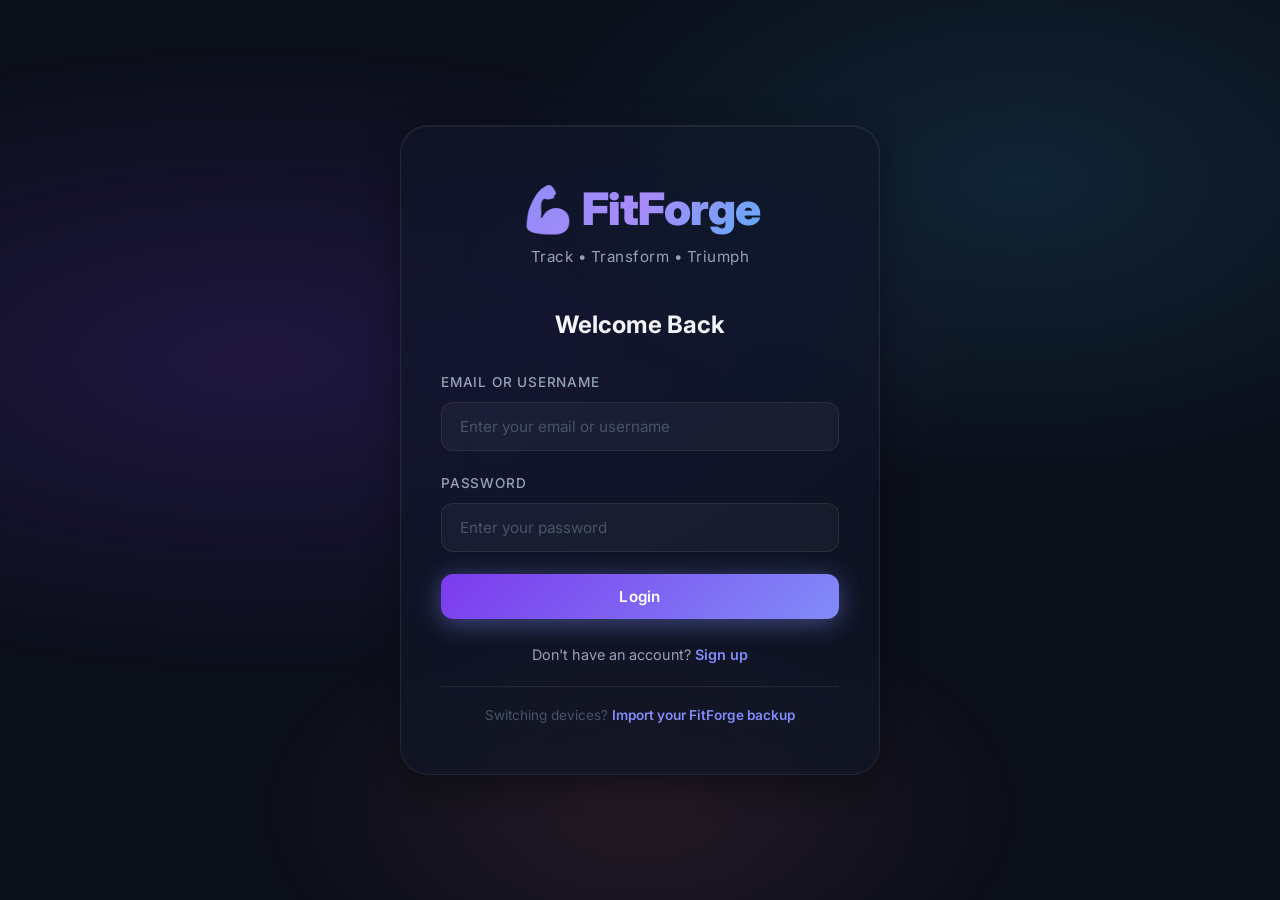
<file: index.html>
<!DOCTYPE html>
<html lang="en">
<head>
    <meta charset="UTF-8">
    <meta name="viewport" content="width=device-width, initial-scale=1.0, maximum-scale=5.0">
    <title>FitForge Tracker - Your Fitness Journey Starts Here</title>
    <link rel="icon" href="data:image/svg+xml,<svg xmlns='http://www.w3.org/2000/svg' viewBox='0 0 100 100'><text y='.9em' font-size='90'>💪</text></svg>">
    <link rel="stylesheet" href="styles.css">
</head>
<body class="login-page">
    <div class="login-container">
        <div class="login-card">
            <div class="logo-section">
                <h1>💪 FitForge</h1>
                <p class="tagline">Track • Transform • Triumph</p>
            </div>

            <!-- Login Form -->
            <div id="loginForm" class="auth-form active">
                <h2>Welcome Back</h2>
                <form onsubmit="handleLogin(event)">
                    <div class="input-group">
                        <label>Email or Username</label>
                        <input type="text" id="loginUsername" required placeholder="Enter your email or username">
                    </div>
                    <div class="input-group">
                        <label>Password</label>
                        <input type="password" id="loginPassword" required placeholder="Enter your password">
                    </div>
                    <button type="submit" class="btn btn-primary">Login</button>
                </form>
                <p class="toggle-form">
                    Don't have an account? <a href="#" onclick="showSignup()">Sign up</a>
                </p>
            </div>

            <!-- Signup Form -->
            <div id="signupForm" class="auth-form">
                <h2>Create Account</h2>
                <form onsubmit="handleSignup(event)">
                    <div class="input-group">
                        <label>Full Name</label>
                        <input type="text" id="signupName" required placeholder="Enter your full name">
                    </div>
                    <div class="input-group">
                        <label>Email</label>
                        <input type="email" id="signupEmail" required placeholder="Enter your email">
                    </div>
                    <div class="input-group">
                        <label>Username</label>
                        <input type="text" id="signupUsername" required placeholder="Choose a username">
                    </div>
                    <div class="input-group">
                        <label>Password</label>
                        <input type="password" id="signupPassword" required placeholder="Create a password">
                    </div>
                    <div class="input-row">
                        <div class="input-group">
                            <label>Age</label>
                            <input type="number" id="signupAge" required placeholder="Age">
                        </div>
                        <div class="input-group">
                            <label>Gender</label>
                            <select id="signupGender" required>
                                <option value="">Select</option>
                                <option value="male">Male</option>
                                <option value="female">Female</option>
                                <option value="other">Other</option>
                            </select>
                        </div>
                    </div>
                    <div class="input-row">
                        <div class="input-group">
                            <label>Height (cm)</label>
                            <input type="number" id="signupHeight" required placeholder="e.g., 175">
                        </div>
                        <div class="input-group">
                            <label>Weight (lbs)</label>
                            <input type="number" id="signupWeight" required placeholder="e.g., 180">
                        </div>
                    </div>
                    <button type="submit" class="btn btn-primary">Sign Up</button>
                </form>
                <p class="toggle-form">
                    Already have an account? <a href="#" onclick="showLogin()">Login</a>
                </p>
            </div>

            <!-- Import Data on Login Page -->
            <div class="data-import-login">
                <p>Switching devices? <a href="#" onclick="document.getElementById('loginImportFile').click()">Import your FitForge backup</a></p>
                <input type="file" id="loginImportFile" accept=".json" style="display:none" onchange="handleLoginImport(event)">
            </div>
        </div>
    </div>

    <script src="app.js"></script>
    <script src="auth.js"></script>
    <script>
    function handleLoginImport(event) {
        var file = event.target.files[0];
        if (!file || !file.name.endsWith('.json')) {
            alert('Please select a valid .json backup file.');
            event.target.value = '';
            return;
        }
        var reader = new FileReader();
        reader.onload = function(e) {
            try {
                var data = JSON.parse(e.target.result);
                if (typeof data !== 'object' || data === null || Array.isArray(data)) throw new Error('Invalid format');
                var keys = Object.keys(data).filter(function(k) { return k.indexOf('fitforge_') === 0; });
                if (keys.length === 0) throw new Error('No FitForge data found in file');
                if (!confirm('Import ' + keys.length + ' data entries? Existing data with same keys will be overwritten.')) {
                    event.target.value = '';
                    return;
                }
                keys.forEach(function(key) {
                    var val = data[key];
                    localStorage.setItem(key, typeof val === 'string' ? val : JSON.stringify(val));
                });
                alert('Data imported successfully! You can now log in with your existing credentials.');
                location.reload();
            } catch (err) {
                alert('Import failed: ' + err.message);
            }
            event.target.value = '';
        };
        reader.readAsText(file);
    }
    </script>
</body>
</html>
</file>
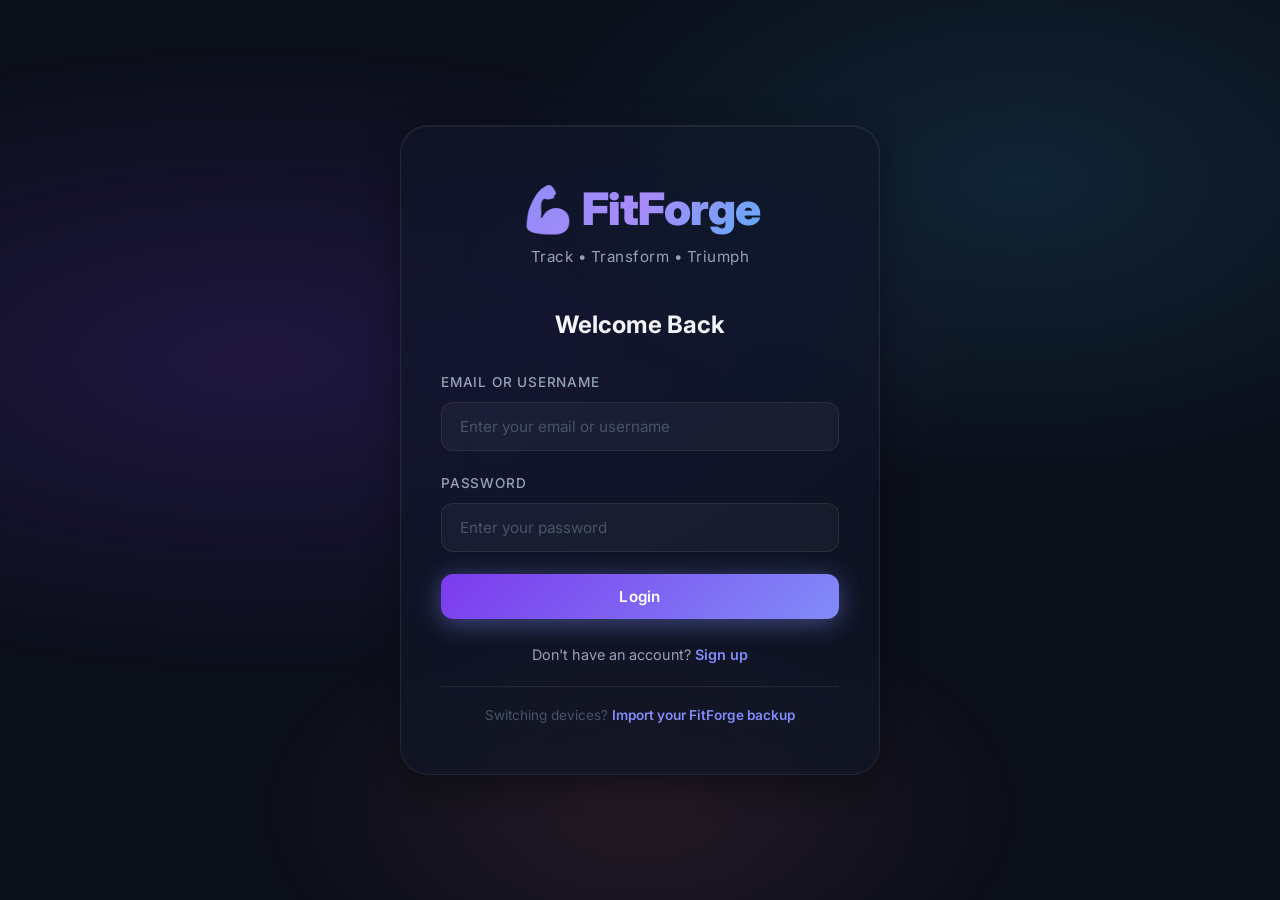
<file: diet.html>
<!DOCTYPE html>
<html lang="en">
<head>
    <meta charset="UTF-8">
    <meta name="viewport" content="width=device-width, initial-scale=1.0, maximum-scale=5.0">
    <title>Diet Tracker - FitForge Tracker</title>
    <link rel="icon" href="data:image/svg+xml,<svg xmlns='http://www.w3.org/2000/svg' viewBox='0 0 100 100'><text y='.9em' font-size='90'>💪</text></svg>">
    <link rel="stylesheet" href="styles.css">
</head>
<body>
    <nav class="navbar">
        <div class="nav-container">
            <div class="nav-logo"><h2>💪 FitForge</h2></div>
            <button class="nav-hamburger" onclick="toggleMobileNav()" aria-label="Menu">
                <span></span><span></span><span></span>
            </button>
            <ul class="nav-menu" id="navMenu">
                <li><a href="dashboard.html">Dashboard</a></li>
                <li><a href="diet.html" class="active">Diet Tracker</a></li>
                <li><a href="workout.html">Workout Tracker</a></li>
                <li><a href="analytics.html">Analytics</a></li>
            </ul>
            <div class="nav-user">
                <span id="userName">User</span>
                <button class="btn-logout" onclick="logout()">Logout</button>
            </div>
        </div>
    </nav>

    <div class="container">
        <div class="page-header">
            <h1>🍽️ Diet Tracker</h1>
            <p class="subtitle">Track your meals and nutrition intake</p>
        </div>

        <!-- Quick Add Food -->
        <div class="section-card">
            <h2>➕ Add Food</h2>
            <div class="add-food-section">
                <div class="input-row">
                    <div class="input-group search-group">
                        <label>Search Food</label>
                        <input type="text" id="foodSearch" placeholder="Search for food..." oninput="searchFood()">
                        <div id="foodSuggestions" class="food-suggestions"></div>
                    </div>
                    <div class="input-group">
                        <label>Meal Type</label>
                        <select id="mealType">
                            <option value="breakfast">Breakfast</option>
                            <option value="lunch">Lunch</option>
                            <option value="dinner">Dinner</option>
                            <option value="snack">Snack</option>
                        </select>
                    </div>
                </div>
                
                <div class="input-row">
                    <div class="input-group">
                        <label>Quantity/Servings</label>
                        <input type="number" id="foodQuantity" value="1" min="0.1" step="0.1">
                    </div>
                    <div class="input-group">
                        <label>Time</label>
                        <input type="time" id="mealTime" value="">
                    </div>
                </div>

                <button class="btn btn-primary" onclick="addFood()">Add to Today's Log</button>
            </div>

            <!-- Custom Food -->
            <div class="custom-food-toggle">
                <button class="btn btn-secondary" onclick="toggleCustomFood()">+ Add Custom Food</button>
            </div>
            
            <div id="customFoodForm" class="custom-food-form hidden">
                <h3>Custom Food Entry</h3>
                <div class="input-row">
                    <div class="input-group">
                        <label>Food Name</label>
                        <input type="text" id="customFoodName" placeholder="e.g., Homemade Curry">
                    </div>
                    <div class="input-group">
                        <label>Serving Size</label>
                        <input type="text" id="customServingSize" placeholder="e.g., 1 cup">
                    </div>
                </div>
                <div class="input-row">
                    <div class="input-group">
                        <label>Calories</label>
                        <input type="number" id="customCalories" placeholder="e.g., 250">
                    </div>
                    <div class="input-group">
                        <label>Protein (g)</label>
                        <input type="number" id="customProtein" placeholder="e.g., 15">
                    </div>
                    <div class="input-group">
                        <label>Carbs (g)</label>
                        <input type="number" id="customCarbs" placeholder="e.g., 30">
                    </div>
                    <div class="input-group">
                        <label>Fat (g)</label>
                        <input type="number" id="customFat" placeholder="e.g., 10">
                    </div>
                </div>
                <button class="btn btn-primary" onclick="addCustomFood()">Add Custom Food</button>
            </div>
        </div>

        <!-- Day-wise Date Tracker -->
        <div class="section-card">
            <div id="dateStripLabel" class="date-strip-label">This Week</div>
            <div class="date-strip">
                <button class="date-strip-nav" onclick="shiftWeek(-1)" title="Previous week">‹</button>
                <div id="dateStripDays" class="date-strip-days">
                    <!-- JS will render 7 day pills here -->
                </div>
                <button class="date-strip-nav" onclick="shiftWeek(1)" title="Next week">›</button>
            </div>
            <!-- hidden date input kept for JS compatibility -->
            <input type="date" id="dietDate" style="display:none" onchange="loadDietForDate()">
        </div>

        <!-- Today's Meals -->
        <div class="section-card">
            <div class="section-header">
                <h2 id="mealsDateHeading">📅 Meals Log</h2>
            </div>

            <!-- Summary Cards -->
            <div class="nutrition-summary">
                <div class="nutrition-card">
                    <h3 id="totalCaloriesToday">0</h3>
                    <p>Calories</p>
                </div>
                <div class="nutrition-card">
                    <h3 id="totalProteinToday">0g</h3>
                    <p>Protein</p>
                </div>
                <div class="nutrition-card">
                    <h3 id="totalCarbsToday">0g</h3>
                    <p>Carbs</p>
                </div>
                <div class="nutrition-card">
                    <h3 id="totalFatToday">0g</h3>
                    <p>Fat</p>
                </div>
            </div>

            <!-- Meals List -->
            <div class="meals-container">
                <div class="meal-section">
                    <h3>🌅 Breakfast</h3>
                    <div id="breakfastMeals" class="meal-items">
                        <p class="empty-message">No meals logged yet</p>
                    </div>
                </div>

                <div class="meal-section">
                    <h3>🌞 Lunch</h3>
                    <div id="lunchMeals" class="meal-items">
                        <p class="empty-message">No meals logged yet</p>
                    </div>
                </div>

                <div class="meal-section">
                    <h3>🌙 Dinner</h3>
                    <div id="dinnerMeals" class="meal-items">
                        <p class="empty-message">No meals logged yet</p>
                    </div>
                </div>

                <div class="meal-section">
                    <h3>🍎 Snacks</h3>
                    <div id="snackMeals" class="meal-items">
                        <p class="empty-message">No meals logged yet</p>
                    </div>
                </div>
            </div>
        </div>

        <!-- Water Tracker -->
        <div class="section-card">
            <h2>💧 Water Tracker</h2>
            <div class="water-tracker">
                <div class="water-buttons">
                    <button class="btn btn-water" onclick="addWater(250)">+ 250ml</button>
                    <button class="btn btn-water" onclick="addWater(500)">+ 500ml</button>
                    <button class="btn btn-water" onclick="addWater(750)">+ 750ml</button>
                    <button class="btn btn-water" onclick="addWater(1000)">+ 1L</button>
                </div>
                <div class="water-display">
                    <h3 id="waterTotal">0 ml</h3>
                    <p>Today's Water Intake</p>
                    <div class="water-progress-bar">
                        <div class="water-fill" id="waterFill"></div>
                    </div>
                    <p class="water-goal">Goal: 3000 ml</p>
                </div>
            </div>
        </div>

        <!-- Meal Combinations Quick Add -->
        <div class="section-card">
            <h2>⚡ Quick Meal Combos</h2>
            <div class="combo-grid">
                <div class="combo-card" onclick="addCombo('rice-dal')">
                    <h4>🍛 Rice + Dal + Raita</h4>
                    <p>~340 cal</p>
                </div>
                <div class="combo-card" onclick="addCombo('roti-sabzi')">
                    <h4>🫓 3 Roti + Aloo Gobi</h4>
                    <p>~353 cal</p>
                </div>
                <div class="combo-card" onclick="addCombo('dosa-sambar')">
                    <h4>🥞 Masala Dosa + Sambar</h4>
                    <p>~425 cal</p>
                </div>
                <div class="combo-card" onclick="addCombo('idli-sambar')">
                    <h4>🫕 3 Idli + Sambar</h4>
                    <p>~262 cal</p>
                </div>
                <div class="combo-card" onclick="addCombo('chicken-rice')">
                    <h4>🍗 Chicken + Brown Rice</h4>
                    <p>~408 cal</p>
                </div>
                <div class="combo-card" onclick="addCombo('protein-shake')">
                    <h4>🥤 Protein + Banana + Oats</h4>
                    <p>~300 cal</p>
                </div>
                <div class="combo-card" onclick="addCombo('eggs-toast')">
                    <h4>🍳 Omelette + Toast + OJ</h4>
                    <p>~462 cal</p>
                </div>
                <div class="combo-card" onclick="addCombo('butter-chicken')">
                    <h4>🧈 Butter Chicken + Naan</h4>
                    <p>~1060 cal</p>
                </div>
            </div>
        </div>

        <!-- Edit Meal Modal -->
        <div id="editMealModal" class="modal hidden">
            <div class="modal-content">
                <div class="modal-header">
                    <h2>✏️ Edit Meal</h2>
                    <button class="modal-close" onclick="closeEditMeal()">&times;</button>
                </div>
                <div class="modal-body">
                    <input type="hidden" id="editMealId">
                    <div class="input-group">
                        <label>Food Name</label>
                        <input type="text" id="editFoodName" readonly>
                    </div>
                    <div class="input-row">
                        <div class="input-group">
                            <label>Quantity / Servings</label>
                            <input type="number" id="editQuantity" min="0.1" step="0.1">
                        </div>
                        <div class="input-group">
                            <label>Meal Type</label>
                            <select id="editMealType">
                                <option value="breakfast">Breakfast</option>
                                <option value="lunch">Lunch</option>
                                <option value="dinner">Dinner</option>
                                <option value="snack">Snack</option>
                            </select>
                        </div>
                    </div>
                    <div class="input-row">
                        <div class="input-group">
                            <label>Calories (per serving)</label>
                            <input type="number" id="editCalories" min="0">
                        </div>
                        <div class="input-group">
                            <label>Time</label>
                            <input type="time" id="editTime">
                        </div>
                    </div>
                    <div class="input-row">
                        <div class="input-group"><label>Protein (g)</label><input type="number" id="editProtein" min="0"></div>
                        <div class="input-group"><label>Carbs (g)</label><input type="number" id="editCarbs" min="0"></div>
                        <div class="input-group"><label>Fat (g)</label><input type="number" id="editFat" min="0"></div>
                    </div>
                    <button class="btn btn-primary" onclick="saveEditedMeal()">Save Changes</button>
                </div>
            </div>
        </div>
    </div>

    <!-- Mobile Bottom Nav -->
    <nav class="bottom-nav">
        <a href="dashboard.html" class="bottom-nav-item"><span class="bottom-nav-icon">🏠</span><span>Home</span></a>
        <a href="diet.html" class="bottom-nav-item active"><span class="bottom-nav-icon">🍽️</span><span>Diet</span></a>
        <a href="workout.html" class="bottom-nav-item"><span class="bottom-nav-icon">🏋️</span><span>Workout</span></a>
        <a href="analytics.html" class="bottom-nav-item"><span class="bottom-nav-icon">📊</span><span>Analytics</span></a>
    </nav>

    <script src="app.js"></script>
    <script src="diet.js"></script>
</body>
</html>
</file>
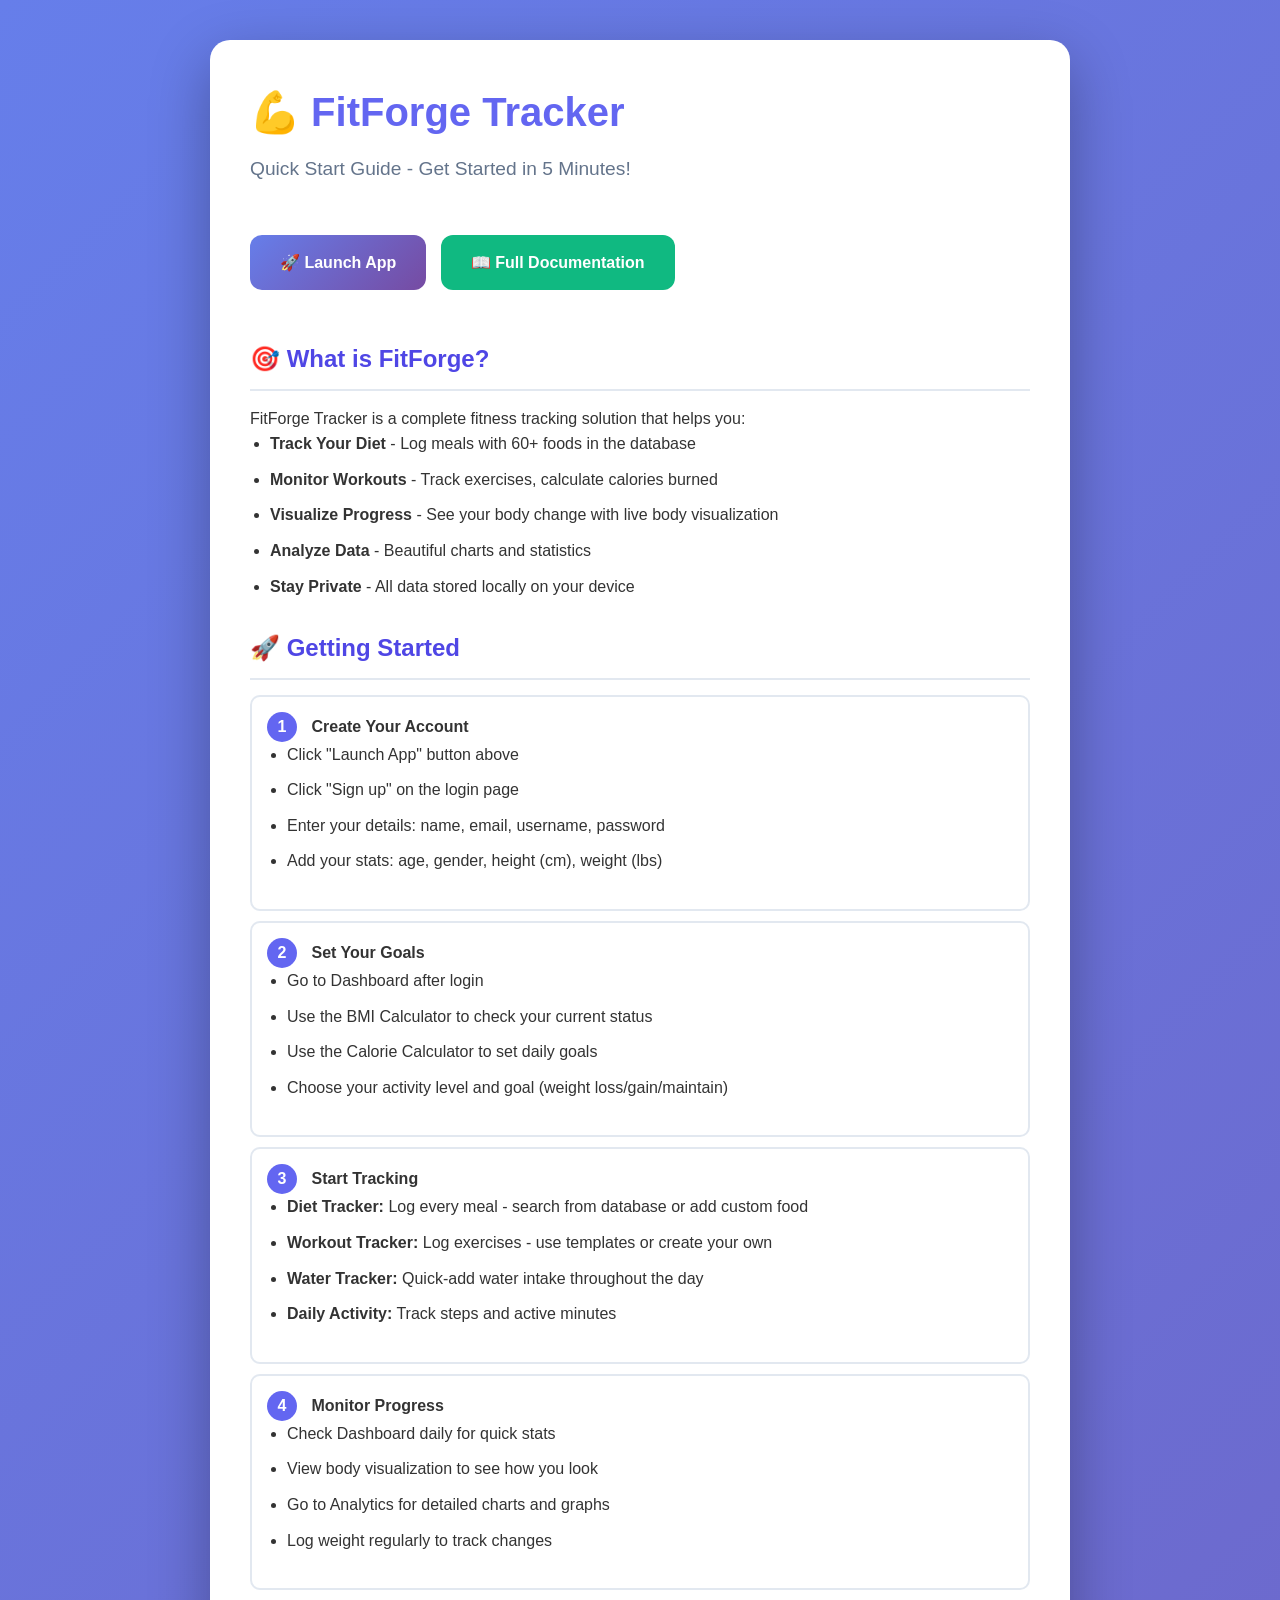
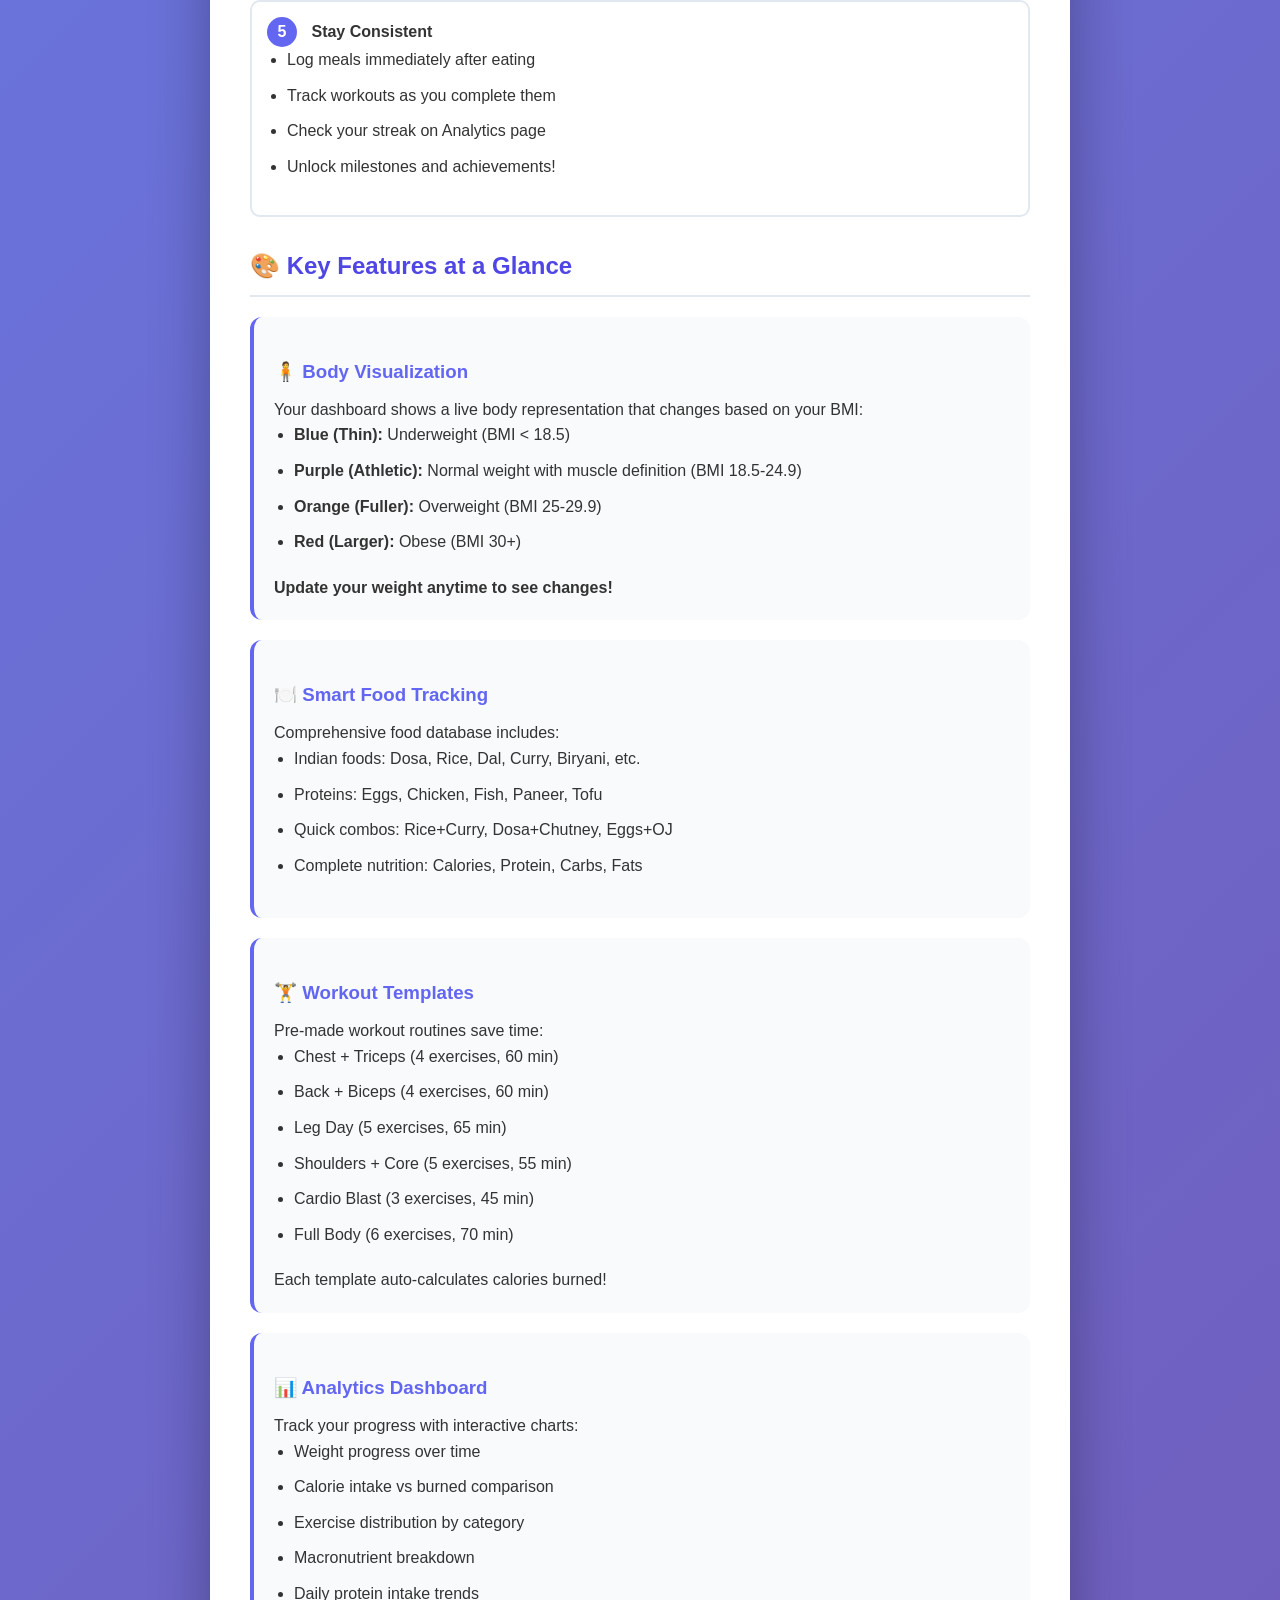
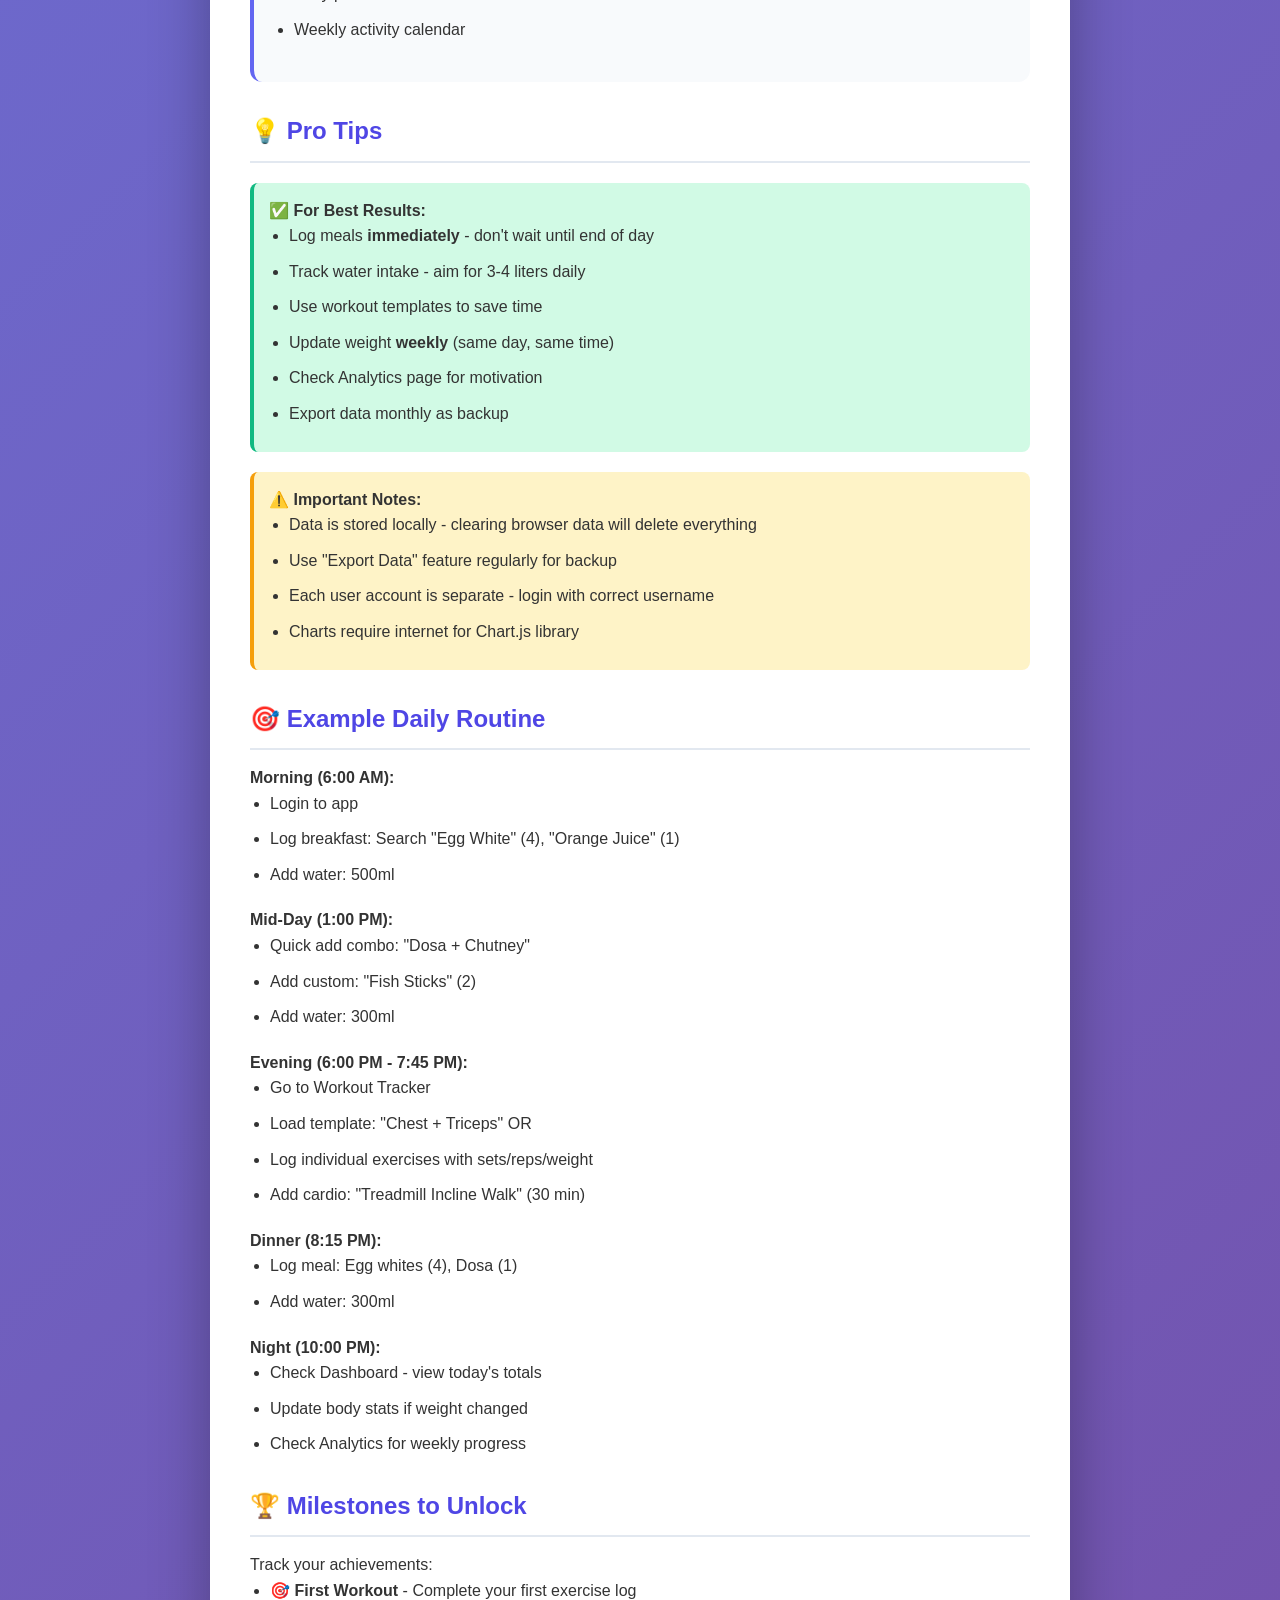
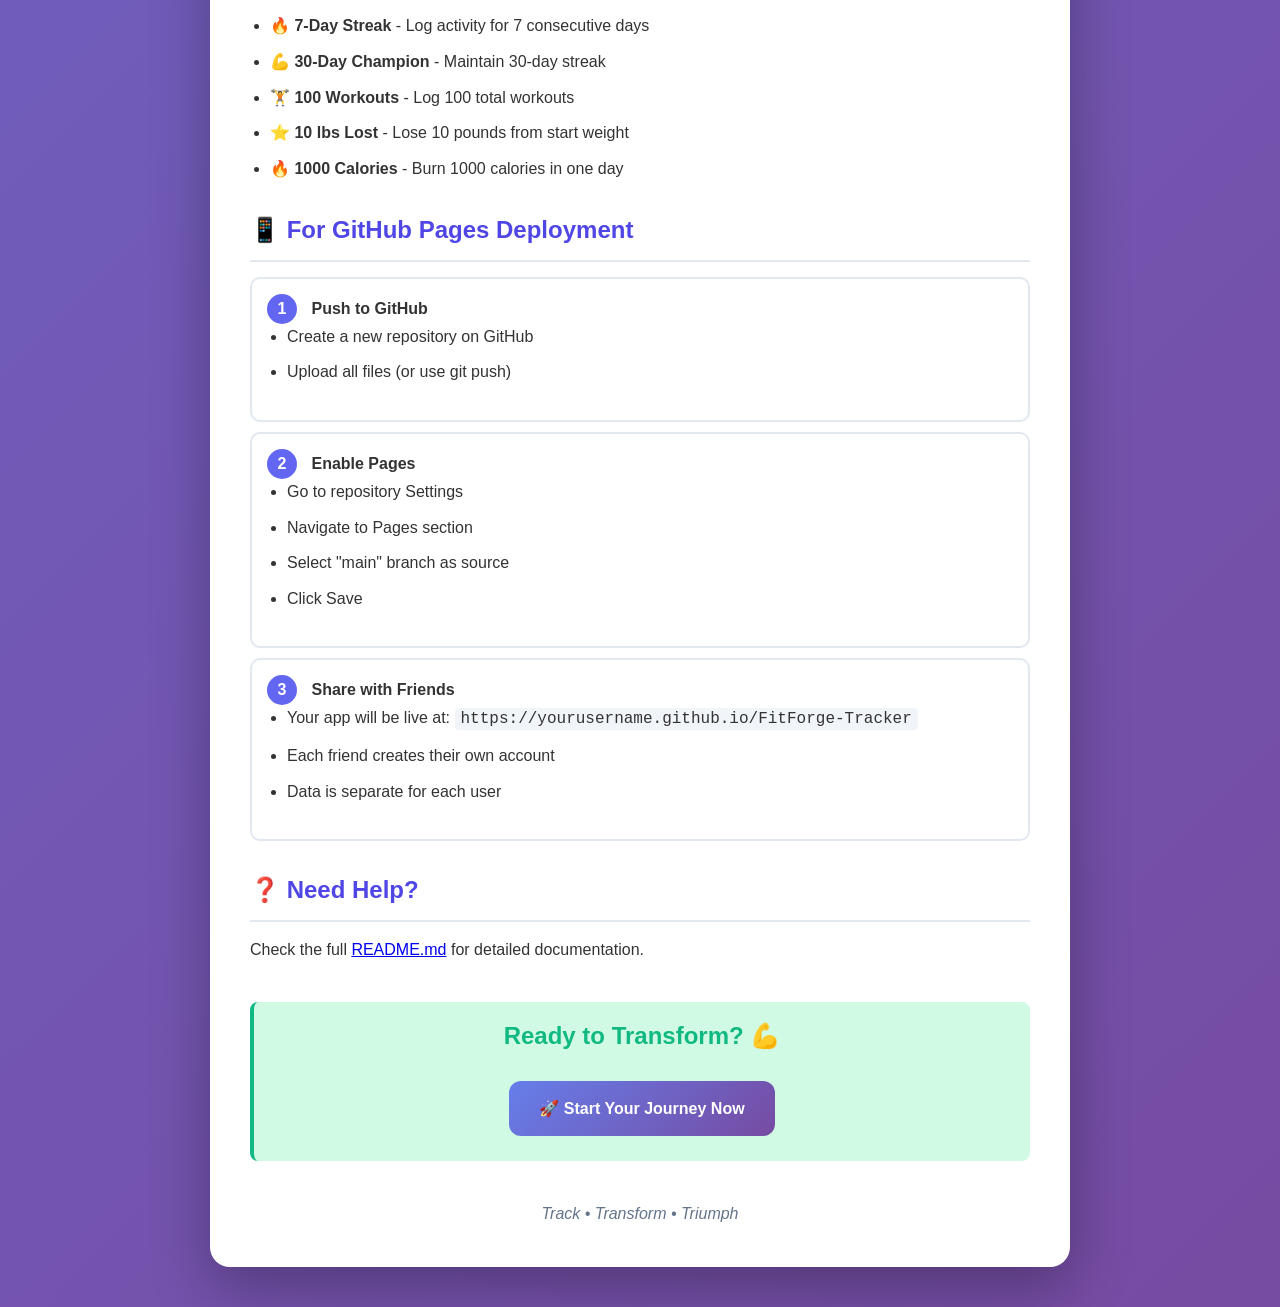
<file: QUICKSTART.html>
<!DOCTYPE html>
<html lang="en">
<head>
    <meta charset="UTF-8">
    <meta name="viewport" content="width=device-width, initial-scale=1.0">
    <title>Quick Start Guide - FitForge Tracker</title>
    <style>
        * {
            margin: 0;
            padding: 0;
            box-sizing: border-box;
        }
        
        body {
            font-family: 'Segoe UI', Tahoma, Geneva, Verdana, sans-serif;
            line-height: 1.6;
            max-width: 900px;
            margin: 0 auto;
            padding: 40px 20px;
            background: linear-gradient(135deg, #667eea 0%, #764ba2 100%);
            color: #333;
        }
        
        .container {
            background: white;
            padding: 40px;
            border-radius: 20px;
            box-shadow: 0 20px 60px rgba(0, 0, 0, 0.3);
        }
        
        h1 {
            color: #6366f1;
            margin-bottom: 10px;
            font-size: 2.5rem;
        }
        
        h2 {
            color: #4f46e5;
            margin-top: 30px;
            margin-bottom: 15px;
            padding-bottom: 10px;
            border-bottom: 2px solid #e2e8f0;
        }
        
        h3 {
            color: #6366f1;
            margin-top: 20px;
            margin-bottom: 10px;
        }
        
        .tagline {
            color: #64748b;
            font-size: 1.2rem;
            margin-bottom: 30px;
        }
        
        ul {
            margin-left: 20px;
            margin-bottom: 20px;
        }
        
        li {
            margin-bottom: 10px;
        }
        
        .feature-box {
            background: #f8fafc;
            padding: 20px;
            border-radius: 12px;
            margin: 20px 0;
            border-left: 4px solid #6366f1;
        }
        
        .button {
            display: inline-block;
            padding: 15px 30px;
            background: linear-gradient(135deg, #667eea 0%, #764ba2 100%);
            color: white;
            text-decoration: none;
            border-radius: 12px;
            font-weight: 600;
            margin: 20px 10px 20px 0;
            transition: transform 0.3s ease;
        }
        
        .button:hover {
            transform: translateY(-2px);
            box-shadow: 0 6px 20px rgba(102, 126, 234, 0.4);
        }
        
        code {
            background: #f1f5f9;
            padding: 2px 6px;
            border-radius: 4px;
            font-family: 'Courier New', monospace;
        }
        
        .step {
            background: white;
            border: 2px solid #e2e8f0;
            padding: 15px;
            border-radius: 10px;
            margin: 10px 0;
        }
        
        .step-number {
            display: inline-block;
            width: 30px;
            height: 30px;
            background: #6366f1;
            color: white;
            border-radius: 50%;
            text-align: center;
            line-height: 30px;
            font-weight: bold;
            margin-right: 10px;
        }
        
        .warning {
            background: #fef3c7;
            border-left: 4px solid #f59e0b;
            padding: 15px;
            border-radius: 8px;
            margin: 20px 0;
        }
        
        .success {
            background: #d1fae5;
            border-left: 4px solid #10b981;
            padding: 15px;
            border-radius: 8px;
            margin: 20px 0;
        }
    </style>
</head>
<body>
    <div class="container">
        <h1>💪 FitForge Tracker</h1>
        <p class="tagline">Quick Start Guide - Get Started in 5 Minutes!</p>
        
        <a href="index.html" class="button">🚀 Launch App</a>
        <a href="README.md" class="button" style="background: #10b981;">📖 Full Documentation</a>
        
        <h2>🎯 What is FitForge?</h2>
        <p>FitForge Tracker is a complete fitness tracking solution that helps you:</p>
        <ul>
            <li><strong>Track Your Diet</strong> - Log meals with 60+ foods in the database</li>
            <li><strong>Monitor Workouts</strong> - Track exercises, calculate calories burned</li>
            <li><strong>Visualize Progress</strong> - See your body change with live body visualization</li>
            <li><strong>Analyze Data</strong> - Beautiful charts and statistics</li>
            <li><strong>Stay Private</strong> - All data stored locally on your device</li>
        </ul>
        
        <h2>🚀 Getting Started</h2>
        
        <div class="step">
            <span class="step-number">1</span>
            <strong>Create Your Account</strong>
            <ul>
                <li>Click "Launch App" button above</li>
                <li>Click "Sign up" on the login page</li>
                <li>Enter your details: name, email, username, password</li>
                <li>Add your stats: age, gender, height (cm), weight (lbs)</li>
            </ul>
        </div>
        
        <div class="step">
            <span class="step-number">2</span>
            <strong>Set Your Goals</strong>
            <ul>
                <li>Go to Dashboard after login</li>
                <li>Use the BMI Calculator to check your current status</li>
                <li>Use the Calorie Calculator to set daily goals</li>
                <li>Choose your activity level and goal (weight loss/gain/maintain)</li>
            </ul>
        </div>
        
        <div class="step">
            <span class="step-number">3</span>
            <strong>Start Tracking</strong>
            <ul>
                <li><strong>Diet Tracker:</strong> Log every meal - search from database or add custom food</li>
                <li><strong>Workout Tracker:</strong> Log exercises - use templates or create your own</li>
                <li><strong>Water Tracker:</strong> Quick-add water intake throughout the day</li>
                <li><strong>Daily Activity:</strong> Track steps and active minutes</li>
            </ul>
        </div>
        
        <div class="step">
            <span class="step-number">4</span>
            <strong>Monitor Progress</strong>
            <ul>
                <li>Check Dashboard daily for quick stats</li>
                <li>View body visualization to see how you look</li>
                <li>Go to Analytics for detailed charts and graphs</li>
                <li>Log weight regularly to track changes</li>
            </ul>
        </div>
        
        <div class="step">
            <span class="step-number">5</span>
            <strong>Stay Consistent</strong>
            <ul>
                <li>Log meals immediately after eating</li>
                <li>Track workouts as you complete them</li>
                <li>Check your streak on Analytics page</li>
                <li>Unlock milestones and achievements!</li>
            </ul>
        </div>
        
        <h2>🎨 Key Features at a Glance</h2>
        
        <div class="feature-box">
            <h3>🧍 Body Visualization</h3>
            <p>Your dashboard shows a live body representation that changes based on your BMI:</p>
            <ul>
                <li><strong>Blue (Thin):</strong> Underweight (BMI < 18.5)</li>
                <li><strong>Purple (Athletic):</strong> Normal weight with muscle definition (BMI 18.5-24.9)</li>
                <li><strong>Orange (Fuller):</strong> Overweight (BMI 25-29.9)</li>
                <li><strong>Red (Larger):</strong> Obese (BMI 30+)</li>
            </ul>
            <p><strong>Update your weight anytime to see changes!</strong></p>
        </div>
        
        <div class="feature-box">
            <h3>🍽️ Smart Food Tracking</h3>
            <p>Comprehensive food database includes:</p>
            <ul>
                <li>Indian foods: Dosa, Rice, Dal, Curry, Biryani, etc.</li>
                <li>Proteins: Eggs, Chicken, Fish, Paneer, Tofu</li>
                <li>Quick combos: Rice+Curry, Dosa+Chutney, Eggs+OJ</li>
                <li>Complete nutrition: Calories, Protein, Carbs, Fats</li>
            </ul>
        </div>
        
        <div class="feature-box">
            <h3>🏋️ Workout Templates</h3>
            <p>Pre-made workout routines save time:</p>
            <ul>
                <li>Chest + Triceps (4 exercises, 60 min)</li>
                <li>Back + Biceps (4 exercises, 60 min)</li>
                <li>Leg Day (5 exercises, 65 min)</li>
                <li>Shoulders + Core (5 exercises, 55 min)</li>
                <li>Cardio Blast (3 exercises, 45 min)</li>
                <li>Full Body (6 exercises, 70 min)</li>
            </ul>
            <p>Each template auto-calculates calories burned!</p>
        </div>
        
        <div class="feature-box">
            <h3>📊 Analytics Dashboard</h3>
            <p>Track your progress with interactive charts:</p>
            <ul>
                <li>Weight progress over time</li>
                <li>Calorie intake vs burned comparison</li>
                <li>Exercise distribution by category</li>
                <li>Macronutrient breakdown</li>
                <li>Daily protein intake trends</li>
                <li>Weekly activity calendar</li>
            </ul>
        </div>
        
        <h2>💡 Pro Tips</h2>
        
        <div class="success">
            <strong>✅ For Best Results:</strong>
            <ul style="margin-bottom: 0;">
                <li>Log meals <strong>immediately</strong> - don't wait until end of day</li>
                <li>Track water intake - aim for 3-4 liters daily</li>
                <li>Use workout templates to save time</li>
                <li>Update weight <strong>weekly</strong> (same day, same time)</li>
                <li>Check Analytics page for motivation</li>
                <li>Export data monthly as backup</li>
            </ul>
        </div>
        
        <div class="warning">
            <strong>⚠️ Important Notes:</strong>
            <ul style="margin-bottom: 0;">
                <li>Data is stored locally - clearing browser data will delete everything</li>
                <li>Use "Export Data" feature regularly for backup</li>
                <li>Each user account is separate - login with correct username</li>
                <li>Charts require internet for Chart.js library</li>
            </ul>
        </div>
        
        <h2>🎯 Example Daily Routine</h2>
        
        <p><strong>Morning (6:00 AM):</strong></p>
        <ul>
            <li>Login to app</li>
            <li>Log breakfast: Search "Egg White" (4), "Orange Juice" (1)</li>
            <li>Add water: 500ml</li>
        </ul>
        
        <p><strong>Mid-Day (1:00 PM):</strong></p>
        <ul>
            <li>Quick add combo: "Dosa + Chutney"</li>
            <li>Add custom: "Fish Sticks" (2)</li>
            <li>Add water: 300ml</li>
        </ul>
        
        <p><strong>Evening (6:00 PM - 7:45 PM):</strong></p>
        <ul>
            <li>Go to Workout Tracker</li>
            <li>Load template: "Chest + Triceps" OR</li>
            <li>Log individual exercises with sets/reps/weight</li>
            <li>Add cardio: "Treadmill Incline Walk" (30 min)</li>
        </ul>
        
        <p><strong>Dinner (8:15 PM):</strong></p>
        <ul>
            <li>Log meal: Egg whites (4), Dosa (1)</li>
            <li>Add water: 300ml</li>
        </ul>
        
        <p><strong>Night (10:00 PM):</strong></p>
        <ul>
            <li>Check Dashboard - view today's totals</li>
            <li>Update body stats if weight changed</li>
            <li>Check Analytics for weekly progress</li>
        </ul>
        
        <h2>🏆 Milestones to Unlock</h2>
        
        <p>Track your achievements:</p>
        <ul>
            <li>🎯 <strong>First Workout</strong> - Complete your first exercise log</li>
            <li>🔥 <strong>7-Day Streak</strong> - Log activity for 7 consecutive days</li>
            <li>💪 <strong>30-Day Champion</strong> - Maintain 30-day streak</li>
            <li>🏋️ <strong>100 Workouts</strong> - Log 100 total workouts</li>
            <li>⭐ <strong>10 lbs Lost</strong> - Lose 10 pounds from start weight</li>
            <li>🔥 <strong>1000 Calories</strong> - Burn 1000 calories in one day</li>
        </ul>
        
        <h2>📱 For GitHub Pages Deployment</h2>
        
        <div class="step">
            <span class="step-number">1</span>
            <strong>Push to GitHub</strong>
            <ul>
                <li>Create a new repository on GitHub</li>
                <li>Upload all files (or use git push)</li>
            </ul>
        </div>
        
        <div class="step">
            <span class="step-number">2</span>
            <strong>Enable Pages</strong>
            <ul>
                <li>Go to repository Settings</li>
                <li>Navigate to Pages section</li>
                <li>Select "main" branch as source</li>
                <li>Click Save</li>
            </ul>
        </div>
        
        <div class="step">
            <span class="step-number">3</span>
            <strong>Share with Friends</strong>
            <ul>
                <li>Your app will be live at: <code>https://yourusername.github.io/FitForge-Tracker</code></li>
                <li>Each friend creates their own account</li>
                <li>Data is separate for each user</li>
            </ul>
        </div>
        
        <h2>❓ Need Help?</h2>
        
        <p>Check the full <a href="README.md">README.md</a> for detailed documentation.</p>
        
        <div class="success" style="margin-top: 40px; text-align: center;">
            <h2 style="color: #10b981; margin: 0 0 15px 0; border: none; padding: 0;">Ready to Transform? 💪</h2>
            <a href="index.html" class="button" style="margin: 10px;">🚀 Start Your Journey Now</a>
        </div>
        
        <p style="text-align: center; margin-top: 40px; color: #64748b;">
            <em>Track • Transform • Triumph</em>
        </p>
    </div>
</body>
</html>
</file>
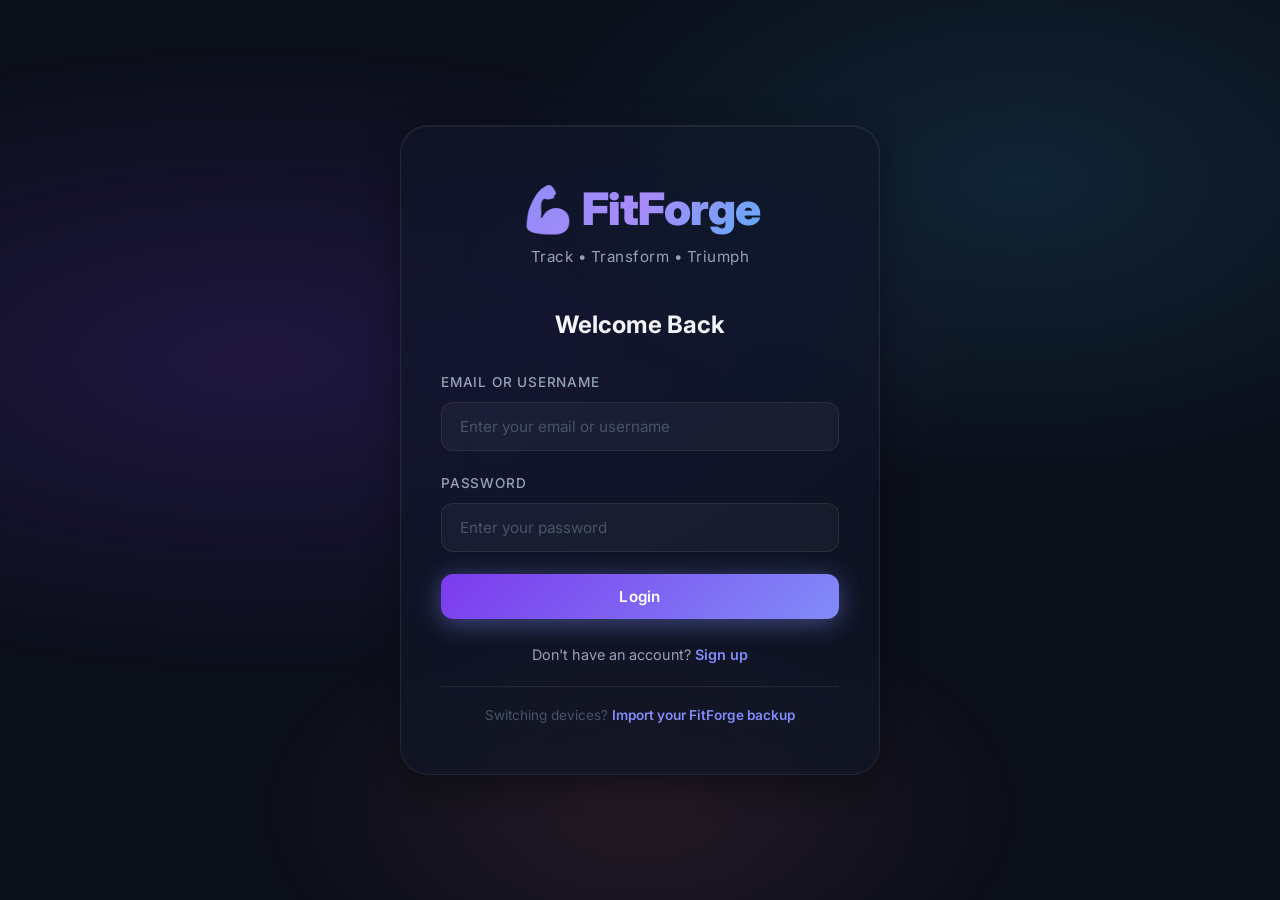
<file: workout.html>
<!DOCTYPE html>
<html lang="en">
<head>
    <meta charset="UTF-8">
    <meta name="viewport" content="width=device-width, initial-scale=1.0, maximum-scale=5.0">
    <title>Workout Tracker - FitForge Tracker</title>
    <link rel="icon" href="data:image/svg+xml,<svg xmlns='http://www.w3.org/2000/svg' viewBox='0 0 100 100'><text y='.9em' font-size='90'>💪</text></svg>">
    <link rel="stylesheet" href="styles.css">
</head>
<body>
    <nav class="navbar">
        <div class="nav-container">
            <div class="nav-logo"><h2>💪 FitForge</h2></div>
            <button class="nav-hamburger" onclick="toggleMobileNav()" aria-label="Menu">
                <span></span><span></span><span></span>
            </button>
            <ul class="nav-menu" id="navMenu">
                <li><a href="dashboard.html">Dashboard</a></li>
                <li><a href="diet.html">Diet Tracker</a></li>
                <li><a href="workout.html" class="active">Workout Tracker</a></li>
                <li><a href="analytics.html">Analytics</a></li>
            </ul>
            <div class="nav-user">
                <span id="userName">User</span>
                <button class="btn-logout" onclick="logout()">Logout</button>
            </div>
        </div>
    </nav>

    <div class="container">
        <div class="page-header">
            <h1>🏋️ Workout Tracker</h1>
            <p class="subtitle">Log your exercises and track your fitness progress</p>
        </div>

        <!-- Quick Stats -->
        <div class="workout-stats">
            <div class="stat-card">
                <div class="stat-icon">🔥</div>
                <div class="stat-info">
                    <h3 id="todayCaloriesBurned">0</h3>
                    <p>Calories Burned Today</p>
                </div>
            </div>
            <div class="stat-card">
                <div class="stat-icon">⏱️</div>
                <div class="stat-info">
                    <h3 id="todayDuration">0</h3>
                    <p>Minutes Exercised</p>
                </div>
            </div>
            <div class="stat-card">
                <div class="stat-icon">💪</div>
                <div class="stat-info">
                    <h3 id="todayExercises">0</h3>
                    <p>Exercises Completed</p>
                </div>
            </div>
        </div>

        <!-- ═══════════ LIVE SESSION ═══════════ -->
        <div id="sessionArea">
            <!-- Start button when idle -->
            <div id="startSessionCard" class="section-card" style="text-align:center;">
                <h2>🏋️ Start a Live Session</h2>
                <p class="subtitle" style="margin-bottom:1rem;">Track exercise-by-exercise while you work out</p>
                <button class="btn btn-start-session" onclick="startSession()">▶ Start Workout Session</button>
            </div>

            <!-- Active session banner (hidden until started) -->
            <div id="liveSessionBanner" class="live-session-banner" style="display:none;">
                <div class="live-session-header">
                    <div style="display:flex;align-items:center;gap:.75rem;">
                        <span class="live-dot"></span>
                        <h3 style="margin:0;">Live Session</h3>
                    </div>
                    <span class="live-timer" id="sessionTimer">00:00</span>
                </div>
                <div class="live-session-controls">
                    <span id="sessionExCount">0 exercises</span>
                    <button class="btn btn-end-session" onclick="endSession()">⏹ End Session</button>
                </div>
            </div>

            <!-- Add exercise to session (hidden until session started) -->
            <div id="liveAddExercise" class="section-card" style="display:none;">
                <h2>➕ Add Exercise</h2>
                <div class="exercise-form">
                    <div class="input-row">
                        <div class="input-group search-group">
                            <label>Exercise Name</label>
                            <input type="text" id="exerciseSearch" placeholder="Search exercise..." oninput="searchExercise()">
                            <div id="exerciseSuggestions" class="exercise-suggestions"></div>
                        </div>
                        <div class="input-group">
                            <label>Category</label>
                            <select id="exerciseCategory" onchange="filterExercises()">
                                <option value="">All</option>
                                <option value="cardio">Cardio</option>
                                <option value="strength">Strength</option>
                                <option value="hiit">HIIT / Functional</option>
                                <option value="sports">Sports</option>
                                <option value="martial_arts">Martial Arts</option>
                                <option value="flexibility">Flexibility</option>
                            </select>
                        </div>
                    </div>
                    <button class="btn btn-primary" onclick="addExerciseToSession()">+ Add to Session</button>
                </div>
            </div>

            <!-- Live exercise cards rendered here -->
            <div id="liveExerciseCards"></div>
        </div>

        <!-- Quick-log exercise (available anytime, e.g. for past dates) -->
        <details class="section-card" id="quickLogSection">
            <summary style="cursor:pointer;font-weight:600;font-size:1.1rem;">📝 Quick Log Exercise (without session)</summary>
            <div class="exercise-form" style="margin-top:1rem;">
                <div class="input-row">
                    <div class="input-group search-group">
                        <label>Exercise Name</label>
                        <input type="text" id="quickExSearch" placeholder="Search exercise..." oninput="searchExerciseQuick()">
                        <div id="quickExSuggestions" class="exercise-suggestions"></div>
                    </div>
                    <div class="input-group">
                        <label>Category</label>
                        <select id="quickExCategory" onchange="searchExerciseQuick()">
                            <option value="">All</option>
                            <option value="cardio">Cardio</option>
                            <option value="strength">Strength</option>
                            <option value="hiit">HIIT / Functional</option>
                            <option value="sports">Sports</option>
                            <option value="martial_arts">Martial Arts</option>
                            <option value="flexibility">Flexibility</option>
                        </select>
                    </div>
                </div>

                <div class="input-row">
                    <div class="input-group">
                        <label>Duration (minutes)</label>
                        <input type="number" id="quickExDuration" placeholder="e.g., 30" min="1">
                    </div>
                    <div class="input-group">
                        <label>Intensity</label>
                        <select id="quickExIntensity">
                            <option value="low">Low</option>
                            <option value="moderate">Moderate</option>
                            <option value="high">High</option>
                        </select>
                    </div>
                </div>

                <div id="quickStrengthFields" class="strength-fields hidden">
                    <div class="input-row">
                        <div class="input-group">
                            <label>Sets</label>
                            <input type="number" id="quickExSets" placeholder="e.g., 3" min="1">
                        </div>
                        <div class="input-group">
                            <label>Reps</label>
                            <input type="number" id="quickExReps" placeholder="e.g., 12" min="1">
                        </div>
                        <div class="input-group">
                            <label>Weight (kg)</label>
                            <input type="number" id="quickExWeight" placeholder="e.g., 60" min="0">
                        </div>
                    </div>
                </div>

                <div class="input-group">
                    <label>Notes (optional)</label>
                    <textarea id="quickExNotes" placeholder="Add notes..." rows="2"></textarea>
                </div>

                <button class="btn btn-primary" onclick="addExercise()">Log Exercise</button>
            </div>
        </details>

        <!-- Today's Workout -->
        <div class="section-card">
            <div class="section-header">
                <h2 id="workoutDateHeading">📅 Today's Workout</h2>
                <div class="date-selector">
                    <input type="date" id="workoutDate" onchange="loadWorkoutForDate()">
                </div>
            </div>

            <div id="todayWorkouts" class="workout-list">
                <p class="empty-message">No exercises logged yet. Start your workout!</p>
            </div>
        </div>

        <!-- Session Summary Modal -->
        <div id="sessionSummaryModal" class="modal" style="display:none;">
            <div class="session-summary">
                <h2>🏆 Session Complete!</h2>
                <div class="session-summary-grid" id="sessionSummaryBody"></div>
                <button class="btn btn-primary" onclick="closeSessionSummary()" style="margin-top:1.5rem;width:100%;">Done</button>
            </div>
        </div>

        <!-- Workout Templates -->
        <div class="section-card">
            <h2>⚡ Quick Start Templates</h2>
            <div class="template-grid">
                <div class="template-card" onclick="loadTemplate('chest-triceps')">
                    <h4>💪 Chest + Triceps</h4>
                    <p>6 exercises • ~70 min</p>
                    <ul>
                        <li>Bench Press</li>
                        <li>Incline DB Press</li>
                        <li>Cable Flyes</li>
                        <li>Dips, Pushdown, Skull Crushers</li>
                    </ul>
                </div>
                <div class="template-card" onclick="loadTemplate('back-biceps')">
                    <h4>💪 Back + Biceps</h4>
                    <p>6 exercises • ~75 min</p>
                    <ul>
                        <li>Deadlifts</li>
                        <li>Lat Pulldown, Rows</li>
                        <li>Barbell Curls</li>
                        <li>Hammer Curls</li>
                    </ul>
                </div>
                <div class="template-card" onclick="loadTemplate('push')">
                    <h4>🔄 Push Day</h4>
                    <p>6 exercises • ~70 min</p>
                    <ul>
                        <li>Bench Press</li>
                        <li>DB Shoulder Press</li>
                        <li>Lateral Raises</li>
                        <li>Tricep Pushdown</li>
                    </ul>
                </div>
                <div class="template-card" onclick="loadTemplate('pull')">
                    <h4>🔄 Pull Day</h4>
                    <p>6 exercises • ~70 min</p>
                    <ul>
                        <li>Deadlifts</li>
                        <li>Pull-ups, Rows</li>
                        <li>Face Pulls</li>
                        <li>Curls</li>
                    </ul>
                </div>
                <div class="template-card" onclick="loadTemplate('legs')">
                    <h4>🦵 Leg Day</h4>
                    <p>6 exercises • ~80 min</p>
                    <ul>
                        <li>Squats</li>
                        <li>RDL, Leg Press</li>
                        <li>Extensions, Curls</li>
                        <li>Calf Raises</li>
                    </ul>
                </div>
                <div class="template-card" onclick="loadTemplate('upper-body')">
                    <h4>⬆️ Upper Body</h4>
                    <p>6 exercises • ~70 min</p>
                    <ul>
                        <li>Bench Press</li>
                        <li>Lat Pulldown</li>
                        <li>Shoulder Press</li>
                        <li>Curls & Dips</li>
                    </ul>
                </div>
                <div class="template-card" onclick="loadTemplate('lower-body')">
                    <h4>⬇️ Lower Body</h4>
                    <p>6 exercises • ~80 min</p>
                    <ul>
                        <li>Squats</li>
                        <li>Hip Thrust</li>
                        <li>Bulgarian Split Squat</li>
                        <li>Lunges, Calves</li>
                    </ul>
                </div>
                <div class="template-card" onclick="loadTemplate('shoulders-core')">
                    <h4>🎯 Shoulders + Core</h4>
                    <p>7 exercises • ~60 min</p>
                    <ul>
                        <li>OHP, Lateral Raises</li>
                        <li>Face Pulls, Shrugs</li>
                        <li>Plank, Leg Raises</li>
                        <li>Russian Twists</li>
                    </ul>
                </div>
                <div class="template-card" onclick="loadTemplate('cardio')">
                    <h4>🏃 Cardio Session</h4>
                    <p>5 exercises • ~60 min</p>
                    <ul>
                        <li>Treadmill Walk</li>
                        <li>Stationary Bike</li>
                        <li>Rowing Machine</li>
                        <li>Jump Rope, Elliptical</li>
                    </ul>
                </div>
                <div class="template-card" onclick="loadTemplate('hiit')">
                    <h4>⚡ HIIT Circuit</h4>
                    <p>6 exercises • ~30 min</p>
                    <ul>
                        <li>Burpees</li>
                        <li>Battle Ropes</li>
                        <li>Mountain Climbers</li>
                        <li>Box Jumps, KB Swings</li>
                    </ul>
                </div>
                <div class="template-card" onclick="loadTemplate('full-body')">
                    <h4>🔥 Full Body</h4>
                    <p>6 exercises • ~70 min</p>
                    <ul>
                        <li>Deadlifts, Bench</li>
                        <li>Pull-ups, Squats</li>
                        <li>Shoulder Press</li>
                        <li>Plank</li>
                    </ul>
                </div>
                <div class="template-card" onclick="loadTemplate('olympic-lifting')">
                    <h4>🏅 Olympic Lifting</h4>
                    <p>5 exercises • ~75 min</p>
                    <ul>
                        <li>Power Clean</li>
                        <li>Clean & Jerk</li>
                        <li>Snatch</li>
                        <li>Front Squats</li>
                    </ul>
                </div>
                <div class="template-card" onclick="loadTemplate('boxing-circuit')">
                    <h4>🥊 Boxing Circuit</h4>
                    <p>5 exercises • ~45 min</p>
                    <ul>
                        <li>Shadow Boxing</li>
                        <li>Heavy Bag</li>
                        <li>Jump Rope</li>
                        <li>Burpees, Plank</li>
                    </ul>
                </div>
                <div class="template-card" onclick="loadTemplate('yoga-flow')">
                    <h4>🧘 Yoga & Recovery</h4>
                    <p>4 exercises • ~60 min</p>
                    <ul>
                        <li>Dynamic Stretching</li>
                        <li>Yoga Flow</li>
                        <li>Stretching</li>
                        <li>Foam Rolling</li>
                    </ul>
                </div>
            </div>
        </div>

        <!-- Activity Tracker -->
        <div class="section-card">
            <h2>🚶 Daily Activity</h2>
            <div class="activity-tracker">
                <div class="input-row">
                    <div class="input-group">
                        <label>Steps Today</label>
                        <input type="number" id="stepsToday" placeholder="e.g., 10000" oninput="updateSteps()">
                    </div>
                    <div class="input-group">
                        <label>Active Minutes</label>
                        <input type="number" id="activeMinutes" placeholder="e.g., 120" oninput="updateActiveMinutes()">
                    </div>
                </div>
                <div class="activity-summary">
                    <div class="activity-item">
                        <p>Steps Goal</p>
                        <h3><span id="stepsDisplay">0</span> / 10,000</h3>
                        <div class="progress-bar">
                            <div class="progress-fill" id="stepsProgress"></div>
                        </div>
                    </div>
                    <div class="activity-item">
                        <p>Active Minutes Goal</p>
                        <h3><span id="activeDisplay">0</span> / 60 min</h3>
                        <div class="progress-bar">
                            <div class="progress-fill" id="activeProgress"></div>
                        </div>
                    </div>
                </div>
            </div>
        </div>
    </div>

    <!-- Mobile Bottom Nav -->
    <nav class="bottom-nav">
        <a href="dashboard.html" class="bottom-nav-item"><span class="bottom-nav-icon">🏠</span><span>Home</span></a>
        <a href="diet.html" class="bottom-nav-item"><span class="bottom-nav-icon">🍽️</span><span>Diet</span></a>
        <a href="workout.html" class="bottom-nav-item active"><span class="bottom-nav-icon">🏋️</span><span>Workout</span></a>
        <a href="analytics.html" class="bottom-nav-item"><span class="bottom-nav-icon">📊</span><span>Analytics</span></a>
    </nav>

    <script src="app.js"></script>
    <script src="workout.js"></script>
</body>
</html>
</file>
<file: styles.css>
/* ═══════════════════════════════════════════════════════════
   FITFORGE TRACKER — Dark Glassmorphism UI
   Modern, animated, fully responsive
   ═══════════════════════════════════════════════════════════ */
@import url('https://fonts.googleapis.com/css2?family=Inter:wght@300;400;500;600;700;800;900&display=swap');

/* ── Variables ────────────────────────────── */
:root {
    --accent: #7c3aed;
    --accent-light: #a78bfa;
    --accent-dark: #5b21b6;
    --neon: #818cf8;
    --neon-glow: rgba(129, 140, 248, .45);
    --emerald: #34d399;
    --emerald-glow: rgba(52, 211, 153, .35);
    --rose: #fb7185;
    --rose-glow: rgba(251, 113, 133, .35);
    --amber: #fbbf24;
    --amber-glow: rgba(251, 191, 36, .35);
    --sky: #38bdf8;
    --sky-glow: rgba(56, 189, 248, .35);
    --bg-base: #0b0f1a;
    --bg-surface: #111827;
    --bg-card: rgba(17, 24, 39, .65);
    --bg-glass: rgba(255,255,255,.04);
    --border: rgba(255,255,255,.08);
    --border-hover: rgba(255,255,255,.16);
    --text: #f1f5f9;
    --text-secondary: #94a3b8;
    --text-muted: #475569;
    --radius: 18px;
    --radius-sm: 12px;
    --radius-xs: 8px;
    --ease: cubic-bezier(.4,0,.2,1);
    --tr: .25s cubic-bezier(.4,0,.2,1);
    --shadow-card: 0 8px 32px rgba(0,0,0,.35), inset 0 1px 0 rgba(255,255,255,.06);
    --shadow-glow: 0 0 40px var(--neon-glow);
    --shadow-btn: 0 4px 24px var(--neon-glow);
    --font: 'Inter', -apple-system, BlinkMacSystemFont, sans-serif;
}

/* ── Reset ────────────────────────────────── */
*, *::before, *::after { margin:0; padding:0; box-sizing:border-box; }
html { scroll-behavior:smooth; -webkit-font-smoothing:antialiased; }

body {
    font-family: var(--font);
    background: var(--bg-base);
    color: var(--text);
    min-height: 100vh;
    line-height: 1.6;
    overflow-x: hidden;
}

/* Mesh gradient background */
body::before {
    content:'';
    position:fixed; inset:0; z-index:-1;
    background:
        radial-gradient(ellipse 80% 50% at 20% 40%, rgba(124,58,237,.18) 0%, transparent 70%),
        radial-gradient(ellipse 60% 50% at 80% 20%, rgba(56,189,248,.12) 0%, transparent 70%),
        radial-gradient(ellipse 50% 40% at 50% 90%, rgba(251,113,133,.1) 0%, transparent 60%);
    animation: meshShift 20s ease-in-out infinite alternate;
}
@keyframes meshShift { 0%{filter:hue-rotate(0deg)} 100%{filter:hue-rotate(25deg)} }

/* Scrollbar */
::-webkit-scrollbar { width:6px; }
::-webkit-scrollbar-track { background:transparent; }
::-webkit-scrollbar-thumb { background:var(--accent); border-radius:3px; }

/* Selection */
::selection { background:var(--accent); color:#fff; }

/* ══════════════════════════════════════════════
   LOGIN PAGE
   ══════════════════════════════════════════════ */
.login-page {
    display:flex; align-items:center; justify-content:center;
    padding:20px; min-height:100vh;
}
.login-container { width:100%; max-width:480px; }

.login-card {
    background: var(--bg-card);
    backdrop-filter: blur(40px) saturate(1.4);
    border: 1px solid var(--border);
    border-radius: 28px;
    padding: 48px 40px;
    box-shadow: var(--shadow-card);
    animation: cardPop .6s ease-out;
}

.logo-section { text-align:center; margin-bottom:36px; }
.logo-section h1 {
    font-size:2.8rem; font-weight:900; letter-spacing:-1px;
    background: linear-gradient(135deg, var(--neon), var(--accent-light), var(--sky));
    -webkit-background-clip:text; -webkit-text-fill-color:transparent; background-clip:text;
}
.tagline { color:var(--text-secondary); font-size:.95rem; letter-spacing:.5px; }

/* Auth forms */
.auth-form { display:none; }
.auth-form.active { display:block; animation: slideRight .4s ease-out; }
.auth-form h2 { margin-bottom:28px; text-align:center; font-weight:700; font-size:1.5rem; }

/* ── Inputs ───────────────────────────────── */
.input-group { margin-bottom:22px; }
.input-group label {
    display:block; margin-bottom:8px;
    font-weight:500; font-size:.85rem; color:var(--text-secondary);
    text-transform:uppercase; letter-spacing:.8px;
}

.input-group input,
.input-group select,
.input-group textarea {
    width:100%; padding:14px 18px;
    background: var(--bg-glass);
    border: 1.5px solid var(--border);
    border-radius: var(--radius-sm);
    font-size:.95rem; font-family:var(--font); color:var(--text);
    transition: var(--tr); outline:none;
}
.input-group input::placeholder,
.input-group textarea::placeholder { color:var(--text-muted); }
.input-group input:focus,
.input-group select:focus,
.input-group textarea:focus {
    border-color: var(--neon);
    box-shadow: 0 0 0 3px var(--neon-glow), 0 0 20px rgba(129,140,248,.15);
    background: rgba(255,255,255,.06);
}

.input-group select {
    cursor:pointer; -webkit-appearance:none;
    background-image: url("data:image/svg+xml,%3Csvg xmlns='http://www.w3.org/2000/svg' width='12' height='8' fill='%2394a3b8'%3E%3Cpath d='M6 8L0 0h12z'/%3E%3C/svg%3E");
    background-repeat:no-repeat; background-position:right 16px center; padding-right:40px;
}
.input-group select option { background:var(--bg-surface); color:var(--text); }

.input-row { display:grid; grid-template-columns:1fr 1fr; gap:16px; }

.toggle-form { text-align:center; margin-top:24px; color:var(--text-secondary); font-size:.9rem; }
.toggle-form a { color:var(--neon); text-decoration:none; font-weight:600; transition:var(--tr); }
.toggle-form a:hover { text-decoration:underline; filter:brightness(1.2); }

/* ══════════════════════════════════════════════
   NAVIGATION
   ══════════════════════════════════════════════ */
.navbar {
    background: rgba(11,15,26,.8);
    backdrop-filter: blur(30px) saturate(1.5);
    border-bottom: 1px solid var(--border);
    position:sticky; top:0; z-index:1000;
}
.nav-container {
    max-width:1400px; margin:0 auto; padding:0 32px;
    display:flex; align-items:center; justify-content:space-between; height:72px;
}
.nav-logo h2 {
    font-size:1.4rem; font-weight:800;
    background: linear-gradient(135deg, var(--neon), var(--accent-light));
    -webkit-background-clip:text; -webkit-text-fill-color:transparent; background-clip:text;
}
.nav-menu { display:flex; list-style:none; gap:6px; }
.nav-menu a {
    text-decoration:none; color:var(--text-secondary);
    font-weight:500; font-size:.9rem;
    padding:10px 20px; border-radius:var(--radius-xs);
    transition:var(--tr); position:relative;
}
.nav-menu a::after {
    content:''; position:absolute; bottom:4px; left:50%;
    width:0; height:2px; background:var(--neon);
    border-radius:1px; transition:var(--tr); transform:translateX(-50%);
}
.nav-menu a:hover, .nav-menu a.active { color:var(--text); background:var(--bg-glass); }
.nav-menu a.active::after, .nav-menu a:hover::after { width:60%; }

.nav-user { display:flex; align-items:center; gap:14px; }
.nav-user span { font-weight:600; font-size:.9rem; }

/* ══════════════════════════════════════════════
   BUTTONS
   ══════════════════════════════════════════════ */
.btn {
    padding:13px 28px; border:none; border-radius:var(--radius-sm);
    font-family:var(--font); font-weight:600; font-size:.95rem;
    cursor:pointer; transition:var(--tr);
    position:relative; overflow:hidden; letter-spacing:.3px;
}
.btn::after {
    content:''; position:absolute; inset:0;
    background: linear-gradient(135deg, rgba(255,255,255,.15), transparent);
    opacity:0; transition:var(--tr);
}
.btn:hover::after { opacity:1; }

.btn-primary {
    background: linear-gradient(135deg, var(--accent), var(--neon));
    color:#fff; box-shadow:var(--shadow-btn); width:100%;
}
.btn-primary:hover { transform:translateY(-2px); box-shadow:0 8px 32px var(--neon-glow); filter:brightness(1.1); }
.btn-primary:active { transform:translateY(0); filter:brightness(.95); }

.btn-secondary {
    background: linear-gradient(135deg, var(--emerald), #059669);
    color:#fff; box-shadow:0 4px 20px var(--emerald-glow);
}
.btn-secondary:hover { transform:translateY(-2px); box-shadow:0 8px 30px var(--emerald-glow); }

.btn-small {
    padding:9px 18px; font-size:.85rem; border-radius:var(--radius-xs);
}

.btn-logout {
    background: rgba(251,113,133,.12); color:var(--rose);
    padding:8px 18px; border:1px solid rgba(251,113,133,.2);
    border-radius:var(--radius-xs); font-weight:600; font-size:.85rem;
    cursor:pointer; transition:var(--tr); font-family:var(--font);
}
.btn-logout:hover { background:rgba(251,113,133,.2); border-color:rgba(251,113,133,.4); }

.btn-water {
    background: linear-gradient(135deg, var(--sky), #0ea5e9);
    color:#fff; padding:13px 22px; box-shadow:0 4px 20px var(--sky-glow);
    font-size:.9rem; border:none; border-radius:var(--radius-sm);
    font-family:var(--font); font-weight:600; cursor:pointer; transition:var(--tr);
}
.btn-water:hover { transform:translateY(-2px); box-shadow:0 8px 30px var(--sky-glow); }

.btn-outline {
    background:transparent; color:var(--neon);
    border:1.5px solid var(--neon); border-radius:var(--radius-sm);
    padding:11px 22px; font-family:var(--font); font-weight:600;
    font-size:.9rem; cursor:pointer; transition:var(--tr);
}
.btn-outline:hover { background:rgba(129,140,248,.12); }

/* ══════════════════════════════════════════════
   LAYOUT
   ══════════════════════════════════════════════ */
.container { max-width:1400px; margin:0 auto; padding:32px; }

.welcome-section { margin-bottom:36px; text-align:center; }
.welcome-section h1 {
    font-size:2.6rem; font-weight:800; letter-spacing:-1px;
    background: linear-gradient(135deg, #fff, var(--accent-light));
    -webkit-background-clip:text; -webkit-text-fill-color:transparent; background-clip:text;
    margin-bottom:8px;
}
.subtitle { color:var(--text-secondary); font-size:1.05rem; }

.page-header { margin-bottom:36px; text-align:center; }
.page-header h1 {
    font-size:2.6rem; font-weight:800; letter-spacing:-1px;
    background: linear-gradient(135deg, #fff, var(--accent-light));
    -webkit-background-clip:text; -webkit-text-fill-color:transparent; background-clip:text;
    margin-bottom:8px;
}

/* ══════════════════════════════════════════════
   GLASSMORPHISM CARDS
   ══════════════════════════════════════════════ */
.section-card {
    background: var(--bg-card);
    backdrop-filter: blur(40px) saturate(1.4);
    border: 1px solid var(--border);
    border-radius: var(--radius);
    padding: 32px;
    margin-bottom: 28px;
    box-shadow: var(--shadow-card);
    animation: cardPop .5s var(--ease) both;
    transition: var(--tr);
}
.section-card:hover {
    border-color: var(--border-hover);
    box-shadow: var(--shadow-card), 0 0 60px rgba(129,140,248,.06);
}
.section-card h2 { margin-bottom:24px; font-size:1.4rem; font-weight:700; letter-spacing:-.3px; }

.section-header { display:flex; justify-content:space-between; align-items:center; margin-bottom:24px; }
.section-header h2 { margin-bottom:0; }

/* stagger animation for multiple cards */
.section-card:nth-child(1) { animation-delay:0s; }
.section-card:nth-child(2) { animation-delay:.08s; }
.section-card:nth-child(3) { animation-delay:.16s; }
.section-card:nth-child(4) { animation-delay:.24s; }
.section-card:nth-child(5) { animation-delay:.32s; }
.section-card:nth-child(6) { animation-delay:.4s; }
.section-card:nth-child(7) { animation-delay:.48s; }

/* ══════════════════════════════════════════════
   STATS GRID
   ══════════════════════════════════════════════ */
.stats-grid {
    display:grid; grid-template-columns:repeat(auto-fit, minmax(260px, 1fr));
    gap:20px; margin-bottom:32px;
}

.stat-card {
    background: var(--bg-card);
    backdrop-filter: blur(30px);
    border: 1px solid var(--border);
    border-radius: var(--radius);
    padding: 26px; display:flex; align-items:center; gap:20px;
    box-shadow: var(--shadow-card); transition:var(--tr);
    cursor:default; position:relative; overflow:hidden;
}
/* hover shimmer */
.stat-card::before {
    content:''; position:absolute; top:0; left:-100%; width:100%; height:100%;
    background: linear-gradient(90deg, transparent, rgba(255,255,255,.04), transparent);
    transition: left .6s ease;
}
.stat-card:hover { transform:translateY(-4px); border-color:var(--border-hover); }
.stat-card:hover::before { left:100%; }

.stat-icon {
    font-size:2rem; width:64px; height:64px;
    display:flex; align-items:center; justify-content:center;
    border-radius:16px; flex-shrink:0;
}
.stat-card:nth-child(1) .stat-icon { background: linear-gradient(135deg,var(--accent),var(--neon)); box-shadow:0 4px 20px var(--neon-glow); }
.stat-card:nth-child(2) .stat-icon { background: linear-gradient(135deg,var(--rose),#e11d48); box-shadow:0 4px 20px var(--rose-glow); }
.stat-card:nth-child(3) .stat-icon { background: linear-gradient(135deg,var(--sky),#0284c7); box-shadow:0 4px 20px var(--sky-glow); }
.stat-card:nth-child(4) .stat-icon { background: linear-gradient(135deg,var(--emerald),#059669); box-shadow:0 4px 20px var(--emerald-glow); }

.stat-info h3 { font-size:2rem; font-weight:800; line-height:1.1; margin-bottom:4px; }
.stat-info p { color:var(--text-secondary); font-size:.85rem; font-weight:500; }

/* ══════════════════════════════════════════════
   BMI
   ══════════════════════════════════════════════ */
.bmi-result { margin-top:28px; padding:26px; background:var(--bg-glass); border:1px solid var(--border); border-radius:var(--radius-sm); }
.bmi-result.hidden { display:none; }
.bmi-value { text-align:center; margin-bottom:24px; }
.bmi-value h3 { font-size:2rem; font-weight:800; }
.bmi-category { font-size:1.2rem; font-weight:700; margin-top:8px; }
.bmi-chart { margin-top:20px; }
.bmi-bar {
    height:14px; border-radius:7px; position:relative;
    background: linear-gradient(to right, var(--sky) 0% 25%, var(--emerald) 25% 50%, var(--amber) 50% 75%, var(--rose) 75% 100%);
}
.bmi-indicator {
    position:absolute; top:-8px; width:4px; height:30px;
    background:#fff; border-radius:2px;
    transition: left .6s var(--ease);
    box-shadow:0 0 8px rgba(255,255,255,.6);
}
.bmi-labels { display:flex; justify-content:space-between; margin-top:10px; font-size:.78rem; color:var(--text-muted); font-weight:500; }

/* ══════════════════════════════════════════════
   CALORIE BREAKDOWN
   ══════════════════════════════════════════════ */
.calorie-breakdown {
    display:grid; grid-template-columns:repeat(auto-fit, minmax(140px, 1fr));
    gap:16px; margin-top:24px;
}
.calorie-item {
    background:var(--bg-glass); border:1px solid var(--border);
    border-radius:var(--radius-sm); padding:20px; text-align:center;
    transition:var(--tr);
}
.calorie-item:hover { border-color:var(--neon); box-shadow:0 0 20px var(--neon-glow); transform:translateY(-2px); }
.calorie-item h4 {
    color:var(--text-secondary); font-size:.78rem;
    text-transform:uppercase; letter-spacing:.8px; margin-bottom:8px;
}
.calorie-item h3 {
    font-size:1.8rem; font-weight:800;
    background: linear-gradient(135deg,var(--neon),var(--accent-light));
    -webkit-background-clip:text; -webkit-text-fill-color:transparent;
}

/* ══════════════════════════════════════════════
   BURN ESTIMATOR
   ══════════════════════════════════════════════ */
.burn-estimator {
    margin-top:28px; padding:26px;
    background: linear-gradient(135deg, rgba(251,113,133,.08), rgba(251,113,133,.03));
    border:1px solid rgba(251,113,133,.18);
    border-radius: var(--radius-sm);
}
.burn-estimator h3 { margin-bottom:20px; font-weight:700; color:var(--rose); }
.burn-grid { display:grid; grid-template-columns:1fr 1fr 1fr; gap:14px; align-items:end; }
.burn-result {
    margin-top:20px; padding:20px;
    background: rgba(251,113,133,.08); border:1px solid rgba(251,113,133,.15);
    border-radius:var(--radius-xs); text-align:center;
}
.burn-result h4 { font-size:2rem; font-weight:800; color:var(--rose); }
.burn-result p { color:var(--text-secondary); font-size:.85rem; margin-top:4px; }

/* ══════════════════════════════════════════════
   PROGRESS BARS
   ══════════════════════════════════════════════ */
.progress-container { display:flex; flex-direction:column; gap:22px; }

.progress-item {
    background:var(--bg-glass); border:1px solid var(--border);
    padding:22px; border-radius:var(--radius-sm); transition:var(--tr);
}
.progress-item:hover { border-color:var(--border-hover); }

.progress-header { display:flex; justify-content:space-between; margin-bottom:12px; font-weight:600; font-size:.9rem; }

.progress-bar {
    height:10px; background:rgba(255,255,255,.06);
    border-radius:5px; overflow:hidden;
}
.progress-fill {
    height:100%; border-radius:5px;
    transition: width .8s var(--ease);
    position:relative;
    background: linear-gradient(135deg,var(--accent),var(--neon));
}
.progress-fill::after {
    content:''; position:absolute; inset:0;
    background: linear-gradient(90deg, transparent, rgba(255,255,255,.3), transparent);
    animation: shimmer 2s infinite;
}
@keyframes shimmer { 0%{transform:translateX(-100%)} 100%{transform:translateX(100%)} }

.progress-fill.water { background: linear-gradient(135deg,var(--sky),#0284c7); }
.progress-fill.protein { background: linear-gradient(135deg,var(--amber),#f97316); }

/* ══════════════════════════════════════════════
   FOOD / MEAL TRACKING
   ══════════════════════════════════════════════ */
.search-group { position:relative; }

.food-suggestions,
.exercise-suggestions {
    position:absolute; top:100%; left:0; right:0;
    background:var(--bg-surface); border:1px solid var(--border);
    border-radius:var(--radius-sm); margin-top:6px;
    max-height:340px; overflow-y:auto; z-index:200;
    box-shadow:0 16px 48px rgba(0,0,0,.5);
    display:none;
}
.food-suggestions.active,
.exercise-suggestions.active { display:block; animation: dropDown .25s ease-out; }

.suggestion-item {
    padding:14px 18px; cursor:pointer;
    transition:var(--tr); border-bottom:1px solid var(--border);
}
.suggestion-item:last-child { border-bottom:none; }
.suggestion-item:hover { background:var(--bg-glass); }
.suggestion-item strong { display:block; color:var(--text); margin-bottom:4px; font-weight:600; }
.suggestion-item span { font-size:.82rem; color:var(--text-muted); }

.custom-food-toggle { margin-top:20px; text-align:center; }

.custom-food-form {
    margin-top:20px; padding:26px;
    background:var(--bg-glass); border:1px solid var(--border);
    border-radius:var(--radius-sm);
}
.custom-food-form.hidden { display:none; }
.custom-food-form h3 { margin-bottom:20px; font-weight:700; }

/* Nutrition summary */
.nutrition-summary {
    display:grid; grid-template-columns:repeat(auto-fit, minmax(150px, 1fr));
    gap:16px; margin-bottom:28px;
}
.nutrition-card {
    padding:24px; border-radius:var(--radius-sm); text-align:center;
    border:1px solid var(--border); transition:var(--tr);
}
.nutrition-card:nth-child(1) { background: linear-gradient(135deg, rgba(124,58,237,.2), rgba(129,140,248,.15)); border-color:rgba(124,58,237,.3); }
.nutrition-card:nth-child(2) { background: linear-gradient(135deg, rgba(251,113,133,.15), rgba(244,63,94,.1)); border-color:rgba(251,113,133,.3); }
.nutrition-card:nth-child(3) { background: linear-gradient(135deg, rgba(56,189,248,.15), rgba(14,165,233,.1)); border-color:rgba(56,189,248,.3); }
.nutrition-card:nth-child(4) { background: linear-gradient(135deg, rgba(251,191,36,.15), rgba(245,158,11,.1)); border-color:rgba(251,191,36,.3); }
.nutrition-card:hover { transform:translateY(-3px); }
.nutrition-card h3 { font-size:1.8rem; font-weight:800; margin-bottom:6px; }
.nutrition-card p { font-size:.88rem; color:var(--text-secondary); }

/* Meals display */
.meals-container { display:grid; gap:24px; }
.meal-section h3 { margin-bottom:14px; font-weight:700; font-size:1.1rem; }
.meal-items { display:flex; flex-direction:column; gap:10px; }

.meal-item {
    background:var(--bg-glass); border:1px solid var(--border);
    padding:16px 20px; border-radius:var(--radius-sm);
    display:flex; justify-content:space-between; align-items:center;
    transition:var(--tr); border-left:3px solid transparent;
}
.meal-item:hover { background:rgba(255,255,255,.06); border-left-color:var(--neon); transform:translateX(4px); }

.meal-info { flex:1; }
.meal-info h4 { font-weight:600; margin-bottom:2px; }
.meal-info p { font-size:.82rem; color:var(--text-muted); }
.meal-calories { font-weight:800; color:var(--neon); font-size:1.1rem; margin-right:14px; }

.btn-delete {
    background:rgba(251,113,133,.1); color:var(--rose);
    border:1px solid rgba(251,113,133,.2);
    padding:7px 14px; border-radius:var(--radius-xs);
    cursor:pointer; font-weight:600; font-size:.82rem;
    transition:var(--tr); font-family:var(--font);
}
.btn-delete:hover { background:rgba(251,113,133,.2); border-color:rgba(251,113,133,.4); }

.empty-message { color:var(--text-muted); text-align:center; padding:24px; font-style:italic; }

/* ══════════════════════════════════════════════
   WATER TRACKER
   ══════════════════════════════════════════════ */
.water-tracker { display:grid; grid-template-columns:1fr 1fr; gap:32px; align-items:center; }
.water-buttons { display:grid; grid-template-columns:1fr 1fr; gap:14px; }
.water-display { text-align:center; }
.water-display h3 {
    font-size:2.6rem; font-weight:800;
    background: linear-gradient(135deg,var(--sky),#0284c7);
    -webkit-background-clip:text; -webkit-text-fill-color:transparent;
    margin-bottom:8px;
}
.water-progress-bar {
    height:24px; background:rgba(255,255,255,.06);
    border-radius:12px; overflow:hidden; margin:18px 0;
    border:1px solid var(--border);
}
.water-fill {
    height:100%; background: linear-gradient(135deg,var(--sky),#0284c7);
    transition: width .8s var(--ease); border-radius:12px;
    position:relative;
}
.water-fill::after {
    content:''; position:absolute; inset:0;
    background: linear-gradient(90deg, transparent, rgba(255,255,255,.3), transparent);
    animation: shimmer 2s infinite;
}
.water-goal { color:var(--text-muted); font-size:.88rem; }

/* ══════════════════════════════════════════════
   COMBO CARDS
   ══════════════════════════════════════════════ */
.combo-grid {
    display:grid; grid-template-columns:repeat(auto-fit, minmax(200px, 1fr)); gap:16px;
}
.combo-card {
    background:var(--bg-glass); border:1px solid var(--border);
    padding:24px; border-radius:var(--radius);
    text-align:center; cursor:pointer; transition:var(--tr);
    position:relative; overflow:hidden;
}
.combo-card::before {
    content:''; position:absolute; inset:0;
    background: linear-gradient(135deg,var(--accent),var(--neon));
    opacity:0; transition:var(--tr);
}
.combo-card:hover::before { opacity:.15; }
.combo-card:hover { transform:translateY(-4px); border-color:var(--neon); box-shadow:0 8px 32px var(--neon-glow); }
.combo-card h4 { font-size:1.1rem; margin-bottom:8px; position:relative; z-index:1; }
.combo-card p { font-size:.88rem; color:var(--text-secondary); position:relative; z-index:1; }

/* ══════════════════════════════════════════════
   WORKOUT
   ══════════════════════════════════════════════ */
.workout-stats {
    display:grid; grid-template-columns:repeat(auto-fit, minmax(250px, 1fr));
    gap:20px; margin-bottom:32px;
}
.strength-fields { margin-top:20px; padding-top:20px; border-top:1px solid var(--border); }
.strength-fields.hidden { display:none; }

.workout-list { display:flex; flex-direction:column; gap:14px; }
.workout-item {
    background:var(--bg-glass); border:1px solid var(--border);
    padding:22px; border-radius:var(--radius-sm); border-left:3px solid var(--neon);
    transition:var(--tr);
}
.workout-item:hover { background:rgba(255,255,255,.05); border-left-color:var(--accent-light); box-shadow:0 4px 20px rgba(0,0,0,.2); }

.workout-header { display:flex; justify-content:space-between; align-items:start; margin-bottom:12px; }
.workout-header h4 { font-size:1.15rem; font-weight:700; }

.workout-details {
    display:grid; grid-template-columns:repeat(auto-fit, minmax(120px, 1fr));
    gap:14px; margin-top:12px;
}
.workout-detail { display:flex; flex-direction:column; }
.workout-detail span:first-child { font-size:.78rem; color:var(--text-muted); text-transform:uppercase; letter-spacing:.5px; }
.workout-detail span:last-child { font-weight:700; font-size:1rem; }

/* Templates */
.template-grid {
    display:grid; grid-template-columns:repeat(auto-fit, minmax(280px, 1fr)); gap:18px;
}
.template-card {
    background:var(--bg-glass); border:1px solid var(--border);
    padding:26px; border-radius:var(--radius);
    cursor:pointer; transition:var(--tr); position:relative; overflow:hidden;
}
.template-card:hover { border-color:var(--neon); transform:translateY(-4px); box-shadow:var(--shadow-card), 0 0 30px var(--neon-glow); }
.template-card h4 { font-weight:700; margin-bottom:6px; }
.template-card > p { color:var(--text-muted); font-size:.85rem; margin-bottom:14px; }
.template-card ul { list-style:none; }
.template-card ul li { padding:5px 0; font-size:.88rem; color:var(--text-secondary); }
.template-card ul li:before { content:"→ "; color:var(--neon); font-weight:700; margin-right:8px; }

/* Activity Tracker */
.activity-tracker { display:flex; flex-direction:column; gap:24px; }
.activity-summary { display:grid; grid-template-columns:repeat(auto-fit, minmax(300px, 1fr)); gap:20px; }
.activity-item {
    background:var(--bg-glass); border:1px solid var(--border);
    padding:24px; border-radius:var(--radius-sm);
}
.activity-item p { color:var(--text-muted); margin-bottom:8px; font-size:.85rem; font-weight:500; text-transform:uppercase; letter-spacing:.5px; }
.activity-item h3 { font-size:1.8rem; font-weight:800; margin-bottom:14px; }

/* ══════════════════════════════════════════════
   ANALYTICS
   ══════════════════════════════════════════════ */
.time-range-selector { display:flex; gap:8px; justify-content:center; flex-wrap:wrap; }
.btn-range {
    padding:10px 22px; background:var(--bg-glass);
    border:1px solid var(--border); border-radius:var(--radius-xs);
    font-weight:600; font-size:.88rem; color:var(--text-secondary);
    cursor:pointer; transition:var(--tr); font-family:var(--font);
}
.btn-range:hover, .btn-range.active {
    background:var(--accent); color:#fff;
    border-color:var(--accent); box-shadow:var(--shadow-btn);
}

.analytics-summary {
    display:grid; grid-template-columns:repeat(auto-fit, minmax(200px, 1fr));
    gap:18px; margin-bottom:32px;
}
.summary-card {
    background:var(--bg-card); backdrop-filter:blur(30px);
    border:1px solid var(--border); padding:26px;
    border-radius:var(--radius); text-align:center;
    box-shadow:var(--shadow-card); transition:var(--tr);
}
.summary-card:hover { transform:translateY(-3px); border-color:var(--border-hover); }
.summary-card h4 { color:var(--text-muted); margin-bottom:8px; font-size:.8rem; text-transform:uppercase; letter-spacing:.8px; }
.summary-card h2 { font-size:2rem; font-weight:800; margin-bottom:4px; }
.change-indicator { font-size:.82rem; font-weight:600; }
.change-indicator.positive { color:var(--emerald); }
.change-indicator.negative { color:var(--rose); }

.chart-container { margin-top:20px; position:relative; height:300px; max-height:300px; overflow:hidden; }
.chart-container canvas { max-height:100%; }

.analysis-grid { display:grid; grid-template-columns:1fr 1fr; gap:24px; }
.chart-half {
    background:var(--bg-glass); border:1px solid var(--border);
    padding:22px; border-radius:var(--radius-sm);
    overflow:hidden;
}
.chart-half h3 { margin-bottom:18px; font-size:1.05rem; font-weight:700; }
.chart-half canvas { max-height:280px; }

.weight-input-section { margin-bottom:24px; }

/* Milestones */
.milestones-grid {
    display:grid; grid-template-columns:repeat(auto-fit, minmax(200px, 1fr)); gap:16px;
}
.milestone-card {
    background:var(--bg-glass); padding:26px; border-radius:var(--radius);
    text-align:center; border:1px solid var(--border); transition:var(--tr);
}
.milestone-card.achieved {
    background: linear-gradient(135deg,rgba(124,58,237,.25),rgba(129,140,248,.2));
    border-color:var(--accent); box-shadow:0 0 30px var(--neon-glow);
}
.milestone-card.achieved .milestone-icon { animation:pulseBounce 2s ease infinite; }
@keyframes pulseBounce { 0%,100%{transform:scale(1)} 50%{transform:scale(1.15)} }
.milestone-icon { font-size:2.8rem; margin-bottom:14px; }
.milestone-card h4 { margin-bottom:6px; font-weight:700; }
.milestone-card p { font-size:.82rem; color:var(--text-muted); }

/* Weekly Calendar */
.weekly-calendar { display:grid; grid-template-columns:repeat(7, 1fr); gap:12px; }
.calendar-day {
    background:var(--bg-glass); border:1px solid var(--border);
    padding:18px; border-radius:var(--radius-sm); text-align:center;
    transition:var(--tr);
}
.calendar-day.active {
    background: linear-gradient(135deg,rgba(124,58,237,.3),rgba(129,140,248,.2));
    border-color:var(--accent); box-shadow:0 0 20px var(--neon-glow);
}
.day-name { font-weight:700; margin-bottom:12px; font-size:.85rem; }
.day-indicator {
    width:8px; height:8px; border-radius:50%;
    background:var(--text-muted); margin:0 auto 8px;
    transition:var(--tr);
}
.calendar-day.active .day-indicator { background:var(--neon); box-shadow:0 0 8px var(--neon-glow); }
.day-stat { font-size:1.3rem; font-weight:800; }

/* Export */
.export-buttons { display:flex; gap:14px; margin-top:20px; }

/* Date selectors */
.date-selector input[type="date"],
input[type="date"],
input[type="time"] {
    padding:10px 14px; background:var(--bg-glass);
    border:1px solid var(--border); border-radius:var(--radius-xs);
    font-family:var(--font); color:var(--text); cursor:pointer;
    transition:var(--tr);
}
input[type="date"]:focus,
input[type="time"]:focus {
    border-color:var(--neon);
    box-shadow:0 0 0 3px var(--neon-glow);
}
/* Date color-scheme for dark mode */
input[type="date"]::-webkit-calendar-picker-indicator,
input[type="time"]::-webkit-calendar-picker-indicator { filter: invert(1); }

/* Calorie result container */
.calorie-result { animation: cardPop .4s var(--ease); }
.calorie-result.hidden { display:none; }

/* ══════════════════════════════════════════════
   BODY VISUALIZATION
   ══════════════════════════════════════════════ */
.body-visualization {
    display:grid; grid-template-columns:1fr 1fr;
    gap:40px; align-items:center;
}
.body-display {
    display:flex; justify-content:center; align-items:center;
    border-radius:var(--radius); padding:0; height:520px;
    position:relative; overflow:hidden;
    background: radial-gradient(ellipse at center, rgba(30,30,40,.9), rgba(11,15,26,1) 70%);
    border:1px solid var(--border);
}
#bodyCanvas3D {
    width:100% !important; height:100% !important;
    display:block; border-radius:var(--radius);
    touch-action:none;
}
.body-overlay-info {
    position:absolute; bottom:16px; left:50%; transform:translateX(-50%);
    display:flex; gap:12px; align-items:center; z-index:10;
    pointer-events:none;
}
.body-overlay-info .bmi-badge-3d {
    padding:6px 18px; border-radius:20px; font-weight:700;
    font-size:.82rem; font-family:var(--font);
    backdrop-filter:blur(8px);
}
.body-overlay-info .weight-badge-3d {
    padding:6px 14px; border-radius:20px; font-weight:600;
    font-size:.78rem; font-family:var(--font);
    background:rgba(255,255,255,.08); color:var(--text-secondary);
    backdrop-filter:blur(8px);
}
.body-stats { display:flex; flex-direction:column; gap:16px; }
.body-stats h3 { font-size:1.4rem; font-weight:700; margin-bottom:8px; }

.stat-row {
    display:flex; justify-content:space-between; align-items:center;
    padding:16px 20px; position:relative;
    background:var(--bg-glass); border:1px solid var(--border);
    border-radius:var(--radius-sm); transition:var(--tr);
}
.stat-row:hover { border-color:var(--border-hover); background:rgba(255,255,255,.05); }
.stat-row span { color:var(--text-secondary); font-weight:500; display:flex; align-items:center; gap:6px; }
.stat-row strong { font-size:1.1rem; font-weight:700; }

/* Tooltip on stat rows */
.tip-icon {
    display:inline-flex; align-items:center; justify-content:center;
    width:18px; height:18px; border-radius:50%;
    background:rgba(255,255,255,.08); color:var(--text-muted);
    font-size:.7rem; font-style:normal; font-weight:700; cursor:help;
    flex-shrink:0; border:1px solid var(--border);
}
.stat-tooltip {
    display:none; position:absolute; left:0; right:0; top:100%;
    margin-top:6px; padding:14px 18px; z-index:100;
    background:rgba(20,24,38,.97); border:1px solid var(--border-hover);
    border-radius:12px; color:var(--text-secondary);
    font-size:.82rem; line-height:1.55; font-weight:400;
    backdrop-filter:blur(16px);
    box-shadow:0 8px 32px rgba(0,0,0,.4);
    animation: tooltipIn .2s ease;
}
.stat-row.has-tooltip:hover .stat-tooltip,
.stat-row.has-tooltip:focus-within .stat-tooltip { display:block; }
@keyframes tooltipIn { from { opacity:0; transform:translateY(-4px); } to { opacity:1; transform:translateY(0); } }
/* On mobile, tap to show tooltip */
@media (hover:none) {
    .stat-row.has-tooltip { cursor:pointer; }
    .stat-row.has-tooltip:active .stat-tooltip { display:block; }
}

.body-type-badge {
    display:inline-block; padding:8px 20px;
    border-radius:var(--radius-xs); font-weight:700;
    font-size:.88rem; margin-top:4px;
}

/* ══════════════════════════════════════════════
   MODAL
   ══════════════════════════════════════════════ */
.modal {
    position:fixed; inset:0;
    background:rgba(0,0,0,.75);
    backdrop-filter:blur(12px);
    display:flex; align-items:center; justify-content:center;
    z-index:10000;
}
.modal.hidden { display:none; }

.modal-content {
    background:var(--bg-surface); border:1px solid var(--border);
    border-radius:24px; width:90%; max-width:600px;
    max-height:90vh; overflow-y:auto;
    box-shadow:0 24px 80px rgba(0,0,0,.6);
    animation: cardPop .3s ease-out;
}
.modal-header {
    display:flex; justify-content:space-between; align-items:center;
    padding:26px 30px; border-bottom:1px solid var(--border);
}
.modal-header h2 { margin:0; font-weight:700; }
.modal-close {
    background:none; border:none; font-size:1.8rem;
    color:var(--text-muted); cursor:pointer; transition:var(--tr);
    line-height:1; width:40px; height:40px;
    display:flex; align-items:center; justify-content:center;
    border-radius:50%;
}
.modal-close:hover { color:var(--text); background:var(--bg-glass); }
.modal-body { padding:30px; }

/* ══════════════════════════════════════════════
   NOTIFICATION TOAST
   ══════════════════════════════════════════════ */
.notification {
    position:fixed; top:90px; right:24px;
    padding:16px 26px; border-radius:var(--radius-sm);
    font-weight:600; font-size:.92rem;
    z-index:20000; animation: slideInRight .35s ease-out;
    box-shadow:0 12px 40px rgba(0,0,0,.4);
    backdrop-filter:blur(20px);
}
.notification.success {
    background: linear-gradient(135deg, rgba(52,211,153,.2), rgba(52,211,153,.1));
    color:var(--emerald); border:1px solid rgba(52,211,153,.3);
}
.notification.error {
    background: linear-gradient(135deg, rgba(251,113,133,.2), rgba(251,113,133,.1));
    color:var(--rose); border:1px solid rgba(251,113,133,.3);
}
.notification.info {
    background: linear-gradient(135deg, rgba(56,189,248,.2), rgba(56,189,248,.1));
    color:var(--sky); border:1px solid rgba(56,189,248,.3);
}

/* ══════════════════════════════════════════════
   ANIMATIONS
   ══════════════════════════════════════════════ */
@keyframes cardPop {
    from { opacity:0; transform:translateY(30px) scale(.96); }
    to   { opacity:1; transform:translateY(0) scale(1); }
}
@keyframes slideRight {
    from { opacity:0; transform:translateX(20px); }
    to   { opacity:1; transform:translateX(0); }
}
@keyframes dropDown {
    from { opacity:0; transform:translateY(-8px); }
    to   { opacity:1; transform:translateY(0); }
}
@keyframes slideInRight {
    from { opacity:0; transform:translateX(100px); }
    to   { opacity:1; transform:translateX(0); }
}
@keyframes pulse {
    0%,100% { opacity:.6; }
    50%     { opacity:1; }
}
@keyframes float {
    0%,100% { transform:translateY(0); }
    50%     { transform:translateY(-8px); }
}

/* Entrance utility */
.animate-in {
    animation: cardPop .5s var(--ease) both;
}

/* ══════════════════════════════════════════════
   RESPONSIVE
   ══════════════════════════════════════════════ */
@media (max-width:768px) {
    .nav-hamburger { display:flex; }
    .nav-menu {
        display:none; flex-direction:column;
        position:absolute; top:72px; left:0; right:0;
        background:rgba(11,15,26,.96); backdrop-filter:blur(30px);
        border-bottom:1px solid var(--border);
        padding:16px;
    }
    .nav-menu.open { display:flex; }
    .nav-menu a { padding:14px 20px; font-size:1rem; }
    .nav-container { flex-wrap:wrap; height:auto; min-height:60px; padding:10px 16px; position:relative; }
    .nav-user { order:2; }

    .container { padding:16px 10px; }
    .welcome-section h1, .page-header h1 { font-size:1.4rem; }
    .welcome-section .subtitle { font-size:.85rem; }
    .stats-grid { grid-template-columns:1fr 1fr; gap:10px; }
    .stat-card { padding:14px; gap:10px; }
    .stat-icon { width:42px; height:42px; font-size:1.3rem; border-radius:10px; }
    .stat-info h3 { font-size:1.2rem; }
    .stat-info p { font-size:.72rem; }
    .input-row { grid-template-columns:1fr; }
    .water-tracker { grid-template-columns:1fr; }
    .analysis-grid { grid-template-columns:1fr; }
    .weekly-calendar { grid-template-columns:repeat(4, 1fr); }
    .combo-grid, .template-grid { grid-template-columns:1fr; }
    .login-card { padding:28px 20px; max-width:95vw; }

    /* Body viz mobile */
    .body-visualization { grid-template-columns:1fr; gap:20px; }
    .body-display { height:360px; }
    #bodyCanvas3D { height:100% !important; }
    .body-stats { gap:10px; }
    .body-stats h3 { font-size:1.15rem; }
    .stat-row { padding:12px 14px; }
    .stat-row strong { font-size:.95rem; }
    .stat-tooltip { font-size:.78rem; padding:12px 14px; }

    .modal-content { width:95%; padding:0; }
    .modal-header { padding:20px 18px; }
    .modal-body { padding:18px; }
    .burn-grid { grid-template-columns:1fr; }
    .date-strip-days { gap:4px; overflow-x:auto; -webkit-overflow-scrolling:touch; }
    .date-day { min-width:42px; padding:8px 6px; }
    .live-session-banner { flex-direction:column; text-align:center; }
    .live-timer { font-size:1.4rem; }
    .session-summary-grid { grid-template-columns:1fr; }
    .sets-table input { width:64px; }
    .fitness-score-section { flex-direction:column; align-items:stretch; gap:20px; }
    .score-ring-container { display:flex; justify-content:center; }
    .score-ring-svg { width:150px; height:150px; }
    .score-details { gap:10px; }
    .quick-actions-grid { grid-template-columns:1fr 1fr; gap:10px; }
    .quick-action-card { padding:16px 10px; font-size:.8rem; }
    .qa-icon { font-size:1.3rem; }
    .projection-grid { grid-template-columns:1fr 1fr; }
    .section-card { padding:20px 16px; }
    .section-card h2 { font-size:1.2rem; }
    .calorie-breakdown { grid-template-columns:1fr 1fr; }
    .milestones-grid { grid-template-columns:1fr 1fr; }
    .analytics-summary { grid-template-columns:1fr 1fr; }
    .nutrition-summary { grid-template-columns:1fr 1fr; }
    .chart-container { height:220px; max-height:220px; overflow:hidden; }
}

@media (max-width:480px) {
    .container { padding:12px 8px; }
    .stats-grid { grid-template-columns:1fr; gap:8px; }
    .stat-card { padding:12px; }
    .stat-info h3 { font-size:1.1rem; }
    .section-card { padding:16px 12px; }
    .section-card h2 { font-size:1.05rem; }
    .quick-actions-grid { grid-template-columns:1fr 1fr; gap:8px; }
    .quick-action-card { padding:14px 8px; font-size:.75rem; }
    .projection-grid { grid-template-columns:1fr; }
    .weekly-calendar { grid-template-columns:repeat(7, 1fr); gap:3px; }
    .calendar-day { padding:8px 3px; }
    .day-stat { font-size:.9rem; }
    .analytics-summary { grid-template-columns:1fr; }
    .calorie-breakdown { grid-template-columns:1fr; }
    .milestones-grid { grid-template-columns:1fr; }
    .nutrition-summary { grid-template-columns:1fr; }
    .chart-container { height:180px; max-height:180px; overflow:hidden; }

    .body-display { height:300px; }
    #bodyCanvas3D { height:100% !important; }
    .body-overlay-info { flex-direction:column; gap:6px; }
    .body-overlay-info .bmi-badge-3d,
    .body-overlay-info .weight-badge-3d { font-size:.72rem; padding:4px 12px; }
    .stat-row { padding:10px 12px; }
    .stat-row strong { font-size:.88rem; word-break:break-word; }
    .stat-tooltip { left:-4px; right:-4px; }

    .data-mgmt-grid { grid-template-columns:1fr; gap:12px; }
    .data-mgmt-card { padding:20px 16px; }

    .login-card { padding:24px 16px; }
    .login-card h1 { font-size:1.5rem; }
    .login-card h2 { font-size:1.15rem; }
    .input-group label { font-size:.8rem; }
    .input-group input, .input-group select { font-size:.9rem; padding:12px 14px; }
    .btn { padding:14px 20px; font-size:.9rem; }

    .nav-container { padding:8px 12px; }
    .nav-logo h2 { font-size:1.1rem; }
    .nav-user span { font-size:.82rem; }
    .btn-logout { font-size:.75rem; padding:6px 12px; }

    .bmi-calculator .input-row { gap:8px; }
    .calorie-calculator .input-row { gap:8px; }
    .burn-estimator h3 { font-size:1rem; }

    .progress-header { font-size:.82rem; }
    .progress-bar { height:8px; }

    .modal-content { width:98%; border-radius:16px; }
    .modal-header { padding:16px 14px; }
    .modal-header h2 { font-size:1.1rem; }
    .modal-body { padding:14px; }
}

/* ── Focus visible ─────────────────────────── */
:focus-visible { outline:2px solid var(--neon); outline-offset:2px; }

/* ══════════════════════════════════════════════
   HAMBURGER NAV (mobile)
   ══════════════════════════════════════════════ */
.nav-hamburger {
    display:none; background:none; border:none; cursor:pointer;
    flex-direction:column; gap:5px; padding:8px; z-index:1100;
}
.nav-hamburger span {
    display:block; width:24px; height:2.5px;
    background:var(--text); border-radius:2px; transition:var(--tr);
}

/* ══════════════════════════════════════════════
   MOBILE BOTTOM NAV
   ══════════════════════════════════════════════ */
.bottom-nav {
    display:none; position:fixed; bottom:0; left:0; right:0; z-index:9999;
    background:rgba(11,15,26,.97); backdrop-filter:blur(20px);
    border-top:1px solid var(--border);
    padding:6px 0 env(safe-area-inset-bottom, 8px);
    justify-content:space-around; align-items:center;
}
.bottom-nav-item {
    display:flex; flex-direction:column; align-items:center; gap:2px;
    padding:6px 12px; text-decoration:none; color:var(--text-muted);
    font-size:.68rem; font-weight:600; transition:color .2s;
    -webkit-tap-highlight-color:transparent;
}
.bottom-nav-item.active { color:var(--neon); }
.bottom-nav-item:active { color:var(--text); }
.bottom-nav-icon { font-size:1.3rem; line-height:1; }

@media (max-width:768px) {
    .bottom-nav { display:flex; }
    body:not(.login-page) { padding-bottom:72px; }
}

/* ══════════════════════════════════════════════
   FITNESS SCORE SECTION
   ══════════════════════════════════════════════ */
.fitness-score-section { display:flex; gap:36px; align-items:center; flex-wrap:wrap; }
.score-ring-container { flex-shrink:0; }
.score-ring-svg { width:200px; height:200px; }
.score-details { flex:1; min-width:220px; display:flex; flex-direction:column; gap:14px; }
.score-factor { display:flex; align-items:center; gap:12px; font-size:.9rem; font-weight:500; }
.score-factor span:first-child { min-width:120px; }
.score-factor span:last-child { font-weight:700; min-width:26px; text-align:right; }
.mini-bar { flex:1; height:8px; background:rgba(255,255,255,.06); border-radius:4px; overflow:hidden; }
.mini-fill { height:100%; border-radius:4px; background: linear-gradient(135deg,var(--accent),var(--neon)); transition:width .6s var(--ease); }
.mini-fill.emerald { background: linear-gradient(135deg,var(--emerald),#059669); }
.mini-fill.sky { background: linear-gradient(135deg,var(--sky),#0284c7); }
.mini-fill.amber { background: linear-gradient(135deg,var(--amber),#f97316); }

/* ══════════════════════════════════════════════
   QUICK ACTIONS GRID
   ══════════════════════════════════════════════ */
.quick-actions-grid { display:grid; grid-template-columns:repeat(auto-fit, minmax(140px, 1fr)); gap:16px; }
.quick-action-card {
    display:flex; flex-direction:column; align-items:center; gap:10px;
    padding:24px 16px; background:var(--bg-glass); border:1px solid var(--border);
    border-radius:var(--radius); text-align:center; cursor:pointer;
    text-decoration:none; color:var(--text); font-weight:600; font-size:.9rem;
    transition:var(--tr);
}
.quick-action-card:hover { border-color:var(--neon); transform:translateY(-4px); box-shadow:0 6px 24px var(--neon-glow); }
.qa-icon { font-size:2rem; }

/* ══════════════════════════════════════════════
   RECENT ACTIVITY
   ══════════════════════════════════════════════ */
.recent-activity-list { display:flex; flex-direction:column; gap:10px; }
.activity-row {
    display:flex; align-items:center; gap:14px;
    padding:14px 18px; background:var(--bg-glass); border:1px solid var(--border);
    border-radius:var(--radius-sm); transition:var(--tr);
}
.activity-row:hover { border-color:var(--border-hover); }
.activity-row .act-icon { font-size:1.4rem; flex-shrink:0; }
.activity-row .act-text { flex:1; font-size:.9rem; }
.activity-row .act-time { font-size:.78rem; color:var(--text-muted); white-space:nowrap; }

/* ══════════════════════════════════════════════
   PROJECTION (analytics)
   ══════════════════════════════════════════════ */
.projection-tabs { display:flex; gap:8px; margin-bottom:18px; flex-wrap:wrap; justify-content:center; }
.projection-grid { display:grid; grid-template-columns:repeat(auto-fit, minmax(200px, 1fr)); gap:16px; margin-bottom:24px; }
.projection-card {
    background:var(--bg-glass); border:1px solid var(--border); padding:24px;
    border-radius:var(--radius); text-align:center; transition:var(--tr);
}
.projection-card:hover { border-color:var(--border-hover); transform:translateY(-2px); }
.projection-card h4 { color:var(--text-muted); font-size:.8rem; text-transform:uppercase; letter-spacing:.6px; margin-bottom:8px; }
.projection-card h2 { font-size:1.6rem; font-weight:800; margin-bottom:4px; }
.projection-card .proj-delta { font-size:.82rem; font-weight:600; }

/* ══════════════════════════════════════════════
   EDIT MEAL MODAL
   ══════════════════════════════════════════════ */
.btn-edit {
    background:rgba(129,140,248,.1); color:var(--neon);
    border:1px solid rgba(129,140,248,.2); padding:7px 14px;
    border-radius:var(--radius-xs); cursor:pointer;
    font-weight:600; font-size:.82rem; transition:var(--tr); font-family:var(--font);
    margin-right:6px;
}
.btn-edit:hover { background:rgba(129,140,248,.2); border-color:rgba(129,140,248,.4); }

/* ══════════════════════════════════════════════
   DATE STRIP CALENDAR (Diet Page)
   ══════════════════════════════════════════════ */
.date-strip {
    display:flex; align-items:center; gap:10px;
    margin-bottom:28px; overflow-x:auto;
    padding:8px 0;
    -webkit-overflow-scrolling: touch;
}
.date-strip::-webkit-scrollbar { height:0; }

.date-strip-nav {
    background:var(--bg-glass); border:1px solid var(--border);
    color:var(--text-secondary); border-radius:50%;
    width:36px; height:36px; min-width:36px;
    display:flex; align-items:center; justify-content:center;
    font-size:1.1rem; cursor:pointer; transition:var(--tr);
    font-family:var(--font);
}
.date-strip-nav:hover { background:var(--accent); color:#fff; border-color:var(--accent); }

.date-strip-days {
    display:flex; gap:8px; flex:1; justify-content:center;
}

.date-day {
    display:flex; flex-direction:column; align-items:center;
    padding:10px 14px; border-radius:var(--radius-sm);
    cursor:pointer; transition:var(--tr);
    min-width:58px; text-align:center;
    background:var(--bg-glass); border:1px solid transparent;
    position:relative;
}
.date-day:hover { border-color:var(--border-hover); background:rgba(255,255,255,.06); }

.date-day.active {
    background: linear-gradient(135deg,var(--accent),var(--neon));
    border-color:var(--accent); box-shadow: 0 4px 20px var(--neon-glow);
}
.date-day.active .date-day-name,
.date-day.active .date-day-num { color:#fff; }

.date-day.today { border-color:var(--neon); }

.date-day-name {
    font-size:.7rem; font-weight:600; color:var(--text-muted);
    text-transform:uppercase; letter-spacing:.5px; margin-bottom:4px;
}
.date-day-num { font-size:1.1rem; font-weight:700; color:var(--text); }

.date-day-dot {
    width:5px; height:5px; border-radius:50%;
    background:var(--emerald); margin-top:5px;
    opacity:0; transition:var(--tr);
}
.date-day.has-data .date-day-dot { opacity:1; }
.date-day.active .date-day-dot { background:#fff; }

.date-strip-label {
    text-align:center; margin-bottom:8px;
    font-weight:600; color:var(--text-secondary); font-size:.9rem;
}

/* ══════════════════════════════════════════════
   LIVE WORKOUT SESSION
   ══════════════════════════════════════════════ */
.live-session-banner {
    background: linear-gradient(135deg, rgba(52,211,153,.15), rgba(52,211,153,.05));
    border:1px solid rgba(52,211,153,.3);
    border-radius:var(--radius);
    padding:24px 28px;
    margin-bottom:28px;
    display:flex; align-items:center; justify-content:space-between;
    flex-wrap:wrap; gap:16px;
    animation: pulseBorder 2s ease-in-out infinite;
}
@keyframes pulseBorder {
    0%,100% { border-color:rgba(52,211,153,.3); }
    50%     { border-color:rgba(52,211,153,.6); }
}

.live-session-banner.hidden { display:none !important; }

.live-session-info { display:flex; align-items:center; gap:16px; }

.live-dot {
    width:12px; height:12px; border-radius:50%;
    background:var(--emerald);
    box-shadow:0 0 8px var(--emerald-glow);
    animation: livePulse 1.2s ease-in-out infinite;
}
@keyframes livePulse {
    0%,100% { opacity:1; transform:scale(1); }
    50%     { opacity:.5; transform:scale(.8); }
}

.live-session-info h3 { font-size:1.15rem; font-weight:700; color:var(--emerald); }
.live-session-info p  { font-size:.88rem; color:var(--text-secondary); }

.live-timer {
    font-size:1.8rem; font-weight:800; font-variant-numeric:tabular-nums;
    color:var(--emerald); font-family:var(--font);
}

.live-session-actions { display:flex; gap:10px; }

.btn-end-session {
    background:rgba(251,113,133,.15); color:var(--rose);
    border:1px solid rgba(251,113,133,.3); padding:10px 22px;
    border-radius:var(--radius-xs); font-weight:600; font-size:.88rem;
    cursor:pointer; transition:var(--tr); font-family:var(--font);
}
.btn-end-session:hover { background:rgba(251,113,133,.25); border-color:var(--rose); }

.btn-start-session {
    background: linear-gradient(135deg,var(--emerald),#059669);
    color:#fff; border:none; padding:13px 28px;
    border-radius:var(--radius-sm); font-weight:700; font-size:.95rem;
    cursor:pointer; transition:var(--tr); font-family:var(--font);
    box-shadow:0 4px 20px var(--emerald-glow);
    width:100%;
}
.btn-start-session:hover { transform:translateY(-2px); box-shadow:0 8px 30px var(--emerald-glow); }

/* Exercise card (live) */
.live-exercise-card {
    background:var(--bg-glass); border:1px solid var(--border);
    padding:20px 24px; border-radius:var(--radius-sm);
    margin-bottom:12px; transition:var(--tr);
    border-left:3px solid var(--neon);
}
.live-exercise-card.completed {
    border-left-color:var(--emerald);
    opacity:.75;
}
.live-exercise-card .exercise-title {
    display:flex; justify-content:space-between; align-items:center;
    margin-bottom:14px;
}
.live-exercise-card .exercise-title h4 { font-weight:700; font-size:1.05rem; }
.live-exercise-card .exercise-title span {
    font-size:.8rem; color:var(--text-muted);
    text-transform:uppercase; letter-spacing:.5px;
}

.sets-table { width:100%; border-collapse:collapse; }
.sets-table th {
    font-size:.75rem; color:var(--text-muted); text-transform:uppercase;
    letter-spacing:.5px; padding:8px 12px; text-align:left;
    border-bottom:1px solid var(--border);
}
.sets-table td {
    padding:8px 12px; border-bottom:1px solid rgba(255,255,255,.03);
    vertical-align:middle;
}

/* ── Data Management ────────────────────────── */
.data-mgmt-desc {
    color: var(--text-muted); font-size: .9rem; margin-bottom: 20px; line-height: 1.5;
}
.data-mgmt-grid {
    display: grid; grid-template-columns: 1fr 1fr; gap: 20px;
}
.data-mgmt-card {
    background: rgba(255,255,255,.04); border: 1px solid var(--border);
    border-radius: 16px; padding: 28px; text-align: center;
    transition: border-color .25s, background .25s;
}
.data-mgmt-card:hover {
    border-color: var(--neon); background: rgba(255,255,255,.06);
}
.data-mgmt-icon {
    font-size: 2.2rem; margin-bottom: 12px;
}
.data-mgmt-card h4 {
    font-size: 1.1rem; font-weight: 700; color: var(--text-primary); margin-bottom: 6px;
}
.data-mgmt-card p {
    font-size: .85rem; color: var(--text-muted); margin-bottom: 18px; line-height: 1.4;
}
.data-mgmt-card .btn {
    width: 100%; padding: 10px 0;
}
.import-status {
    margin-top: 16px; padding: 14px 18px; border-radius: 10px;
    background: rgba(52,211,153,.08); border: 1px solid rgba(52,211,153,.25);
    color: var(--emerald); font-size: .9rem;
}
.import-status.hidden { display: none; }

.data-import-login {
    margin-top: 20px; padding-top: 18px;
    border-top: 1px solid var(--border); text-align: center;
}
.data-import-login p {
    font-size: .85rem; color: var(--text-muted);
}
.data-import-login a {
    color: var(--neon); text-decoration: none; font-weight: 600;
}
.data-import-login a:hover { text-decoration: underline; }

/* ── Cloud Sync ──────────────────────────────── */
.sync-configured {
    padding: 10px 16px; border-radius: 10px; margin-bottom: 16px;
    background: rgba(52,211,153,.08); border: 1px solid rgba(52,211,153,.2);
    color: var(--emerald); font-size: .88rem;
}
.sync-status {
    margin-top: 14px; padding: 12px 16px; border-radius: 10px;
    font-size: .88rem; display: block;
}
.sync-status.syncing {
    background: rgba(129,140,248,.1); border: 1px solid rgba(129,140,248,.25);
    color: var(--neon);
}
.sync-status.success {
    background: rgba(52,211,153,.08); border: 1px solid rgba(52,211,153,.25);
    color: var(--emerald);
}
.sync-status.error {
    background: rgba(244,63,94,.08); border: 1px solid rgba(244,63,94,.25);
    color: var(--rose);
}

@media (max-width: 768px) {
    .data-mgmt-grid { grid-template-columns: 1fr; }
}
.sets-table input {
    width:80px; padding:8px 10px;
    background:var(--bg-glass); border:1px solid var(--border);
    border-radius:var(--radius-xs); font-family:var(--font);
    color:var(--text); font-size:.9rem; text-align:center;
    transition:var(--tr);
}
.sets-table input:focus { border-color:var(--neon); box-shadow:0 0 0 2px var(--neon-glow); }

.set-number {
    width:28px; height:28px; border-radius:50%;
    background:var(--bg-glass); border:1px solid var(--border);
    display:inline-flex; align-items:center; justify-content:center;
    font-weight:700; font-size:.82rem; color:var(--text-secondary);
}

.btn-complete-set {
    padding:6px 14px; border-radius:var(--radius-xs);
    font-weight:600; font-size:.8rem; cursor:pointer;
    transition:var(--tr); font-family:var(--font);
    border:1px solid var(--border); background:var(--bg-glass);
    color:var(--text-secondary);
}
.btn-complete-set:hover { border-color:var(--emerald); color:var(--emerald); }
.btn-complete-set.done {
    background:rgba(52,211,153,.15); border-color:var(--emerald);
    color:var(--emerald); pointer-events:none;
}

.btn-add-set {
    margin-top:10px; padding:6px 16px;
    background:none; border:1px dashed var(--border);
    border-radius:var(--radius-xs); color:var(--text-muted);
    font-size:.82rem; cursor:pointer; transition:var(--tr); font-family:var(--font);
}
.btn-add-set:hover { border-color:var(--neon); color:var(--neon); }

/* Session summary modal */
.modal {
    position:fixed; inset:0; z-index:1000;
    background:rgba(0,0,0,.7); backdrop-filter:blur(8px);
    display:flex; align-items:center; justify-content:center;
    padding:20px;
}
.modal > .session-summary {
    background:var(--bg-surface); border:1px solid var(--border);
    border-radius:var(--radius-md); padding:36px 32px;
    max-width:440px; width:100%;
    box-shadow:0 16px 48px rgba(0,0,0,.5);
}
.session-summary {
    text-align:center; padding:10px 0;
}
.session-summary h2 { margin-bottom:20px; }
.session-summary-grid {
    display:grid; grid-template-columns:1fr 1fr; gap:14px;
    margin-top:10px;
}
.session-summary-grid .summary-item {
    background:var(--bg-glass); border:1px solid var(--border);
    padding:18px; border-radius:var(--radius-sm); text-align:center;
}
.session-summary-grid .summary-label {
    font-size:.78rem; color:var(--text-muted); text-transform:uppercase;
    letter-spacing:.5px; margin-bottom:6px; display:block;
}
.session-summary-grid .summary-value {
    font-size:1.5rem; font-weight:800; display:block;
    background:linear-gradient(135deg,var(--emerald),var(--sky));
    -webkit-background-clip:text; -webkit-text-fill-color:transparent;
}

/* Live exercise card header */
.live-exercise-header {
    display:flex; justify-content:space-between; align-items:center;
    margin-bottom:12px;
}
.live-exercise-header h3 { margin:0; font-size:1.05rem; }

/* Set-done rows */
.sets-table tbody tr.set-done { opacity:.55; }
.sets-table tbody tr.set-done td { text-decoration:line-through; }
.sets-table tbody tr.set-done input { opacity:.4; }

/* Quick-log details / summary */
details.section-card summary {
    list-style:none; display:flex; align-items:center; gap:8px;
}
details.section-card summary::-webkit-details-marker { display:none; }
details.section-card summary::before {
    content:'▸'; font-size:1.1rem; transition:transform .2s;
}
details.section-card[open] summary::before { transform:rotate(90deg); }

/* Live session controls row */
.live-session-controls {
    display:flex; justify-content:space-between; align-items:center;
    margin-top:10px;
}
.live-session-controls span { color:var(--text-secondary); font-size:.9rem; }
.live-session-header {
    display:flex; justify-content:space-between; align-items:center;
}

/* ── Utility ───────────────────────────────── */
.hidden { display:none !important; }
.text-center { text-align:center; }
.mt-4 { margin-top:16px; }
.mt-6 { margin-top:24px; }
.mb-4 { margin-bottom:16px; }
.mb-6 { margin-bottom:24px; }
.gap-4 { gap:16px; }
.flex { display:flex; }
.flex-col { flex-direction:column; }
.items-center { align-items:center; }
.justify-between { justify-content:space-between; }

/* ── Daily Goals Checklist ──────────────── */
.daily-goals-list .goal-item {
    display: flex;
    align-items: center;
    gap: 10px;
    padding: 10px 12px;
    border-radius: 10px;
    background: rgba(255,255,255,.03);
    margin-bottom: 6px;
    transition: background .2s;
}
.daily-goals-list .goal-item.goal-done {
    background: rgba(52,211,153,.08);
}
.daily-goals-list .goal-check { font-size: 1.1rem; flex-shrink: 0; }
.daily-goals-list .goal-label { flex: 1; font-weight: 500; color: var(--text-primary); }
.daily-goals-list .goal-detail { font-size: .85rem; color: var(--text-secondary); white-space: nowrap; }
.daily-goals-list .goal-done .goal-label { text-decoration: line-through; opacity: .7; }
</file>
